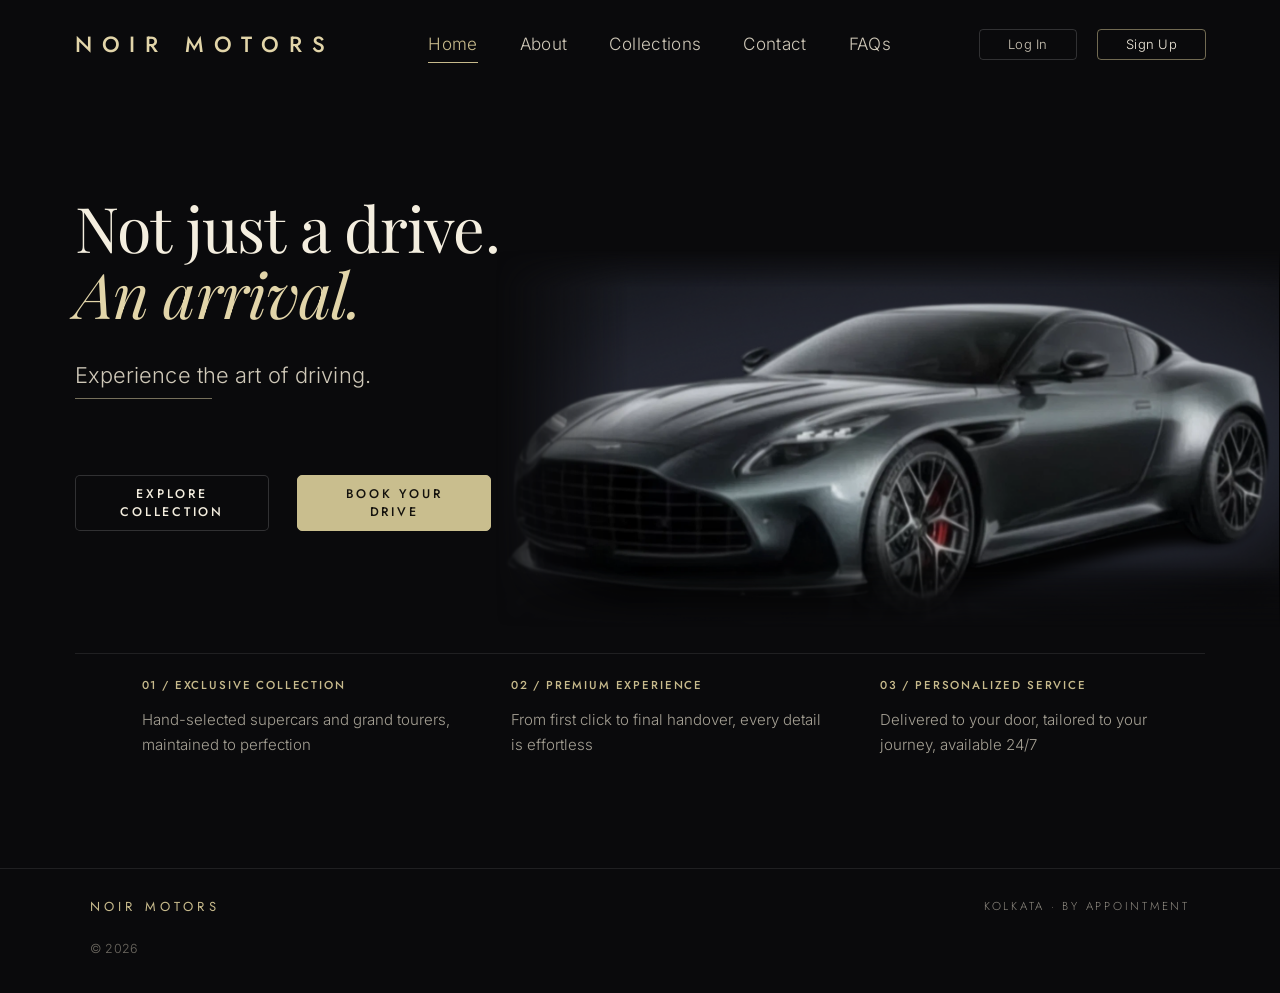
<file: index.html>
<!DOCTYPE html>
<html lang="en">
<head>
<meta charset="utf-8">
<meta name="viewport" content="width=device-width, initial-scale=1">
<meta name="theme-color" content="#0a0a0c">
<title>NOIR MOTORS — Not just a drive. An arrival.</title>
<meta name="description" content="NOIR MOTORS is a private collection of the world's finest cars. Supercars and grand tourers, maintained to showroom standard and delivered to your door in Kolkata.">
<link rel="stylesheet" href="css/fonts.css">
<link rel="stylesheet" href="css/styles.css">
</head>
<body>

<a class="skip-link" href="#main">Skip to content</a>

<header class="site-header" id="siteHeader">
  <div class="container site-header__inner">
    <a class="logo" href="index.html">Noir Motors</a>

    <nav class="nav" id="primaryNav" aria-label="Primary">
      <a href="index.html" class="is-active" aria-current="page">Home</a>
      <a href="about.html">About</a>
      <a href="collections.html">Collections</a>
      <a href="contact.html">Contact</a>
      <a href="faq.html">FAQs</a>
      <div class="nav__auth js-auth-area"></div>
    </nav>

    <div class="header-actions js-auth-area"></div>

    <button class="nav-toggle" id="navToggle" aria-label="Open menu" aria-expanded="false" aria-controls="primaryNav">
      <span></span><span></span><span></span>
    </button>
  </div>
</header>

<main id="main">

  <section class="hero">
    <div class="container">
      <div class="hero__copy">
        <h1 data-reveal>Not just a drive.<em>An arrival.</em></h1>

        <p class="hero__lede" data-reveal style="--reveal-delay:120ms">Experience the art of driving.</p>
        <hr class="rule" data-reveal style="--reveal-delay:180ms; margin-top:8px">

        <div class="hero__actions" data-reveal style="--reveal-delay:240ms">
          <a class="btn btn--lg btn--wipe" href="collections.html">Explore<br>Collection</a>
          <a class="btn btn--lg btn--gold btn--wipe" href="contact.html">Book your<br>drive</a>
        </div>
      </div>
    </div>

    <div class="hero__visual" aria-hidden="true">
      <img src="assets/hero-aston.png" alt="" width="882" height="424" fetchpriority="high">
    </div>
  </section>

  <section class="container">
    <div class="features">
      <div class="feature" data-reveal>
        <h3>01 / Exclusive Collection</h3>
        <p>Hand-selected supercars and grand tourers, maintained to perfection</p>
      </div>
      <div class="feature" data-reveal style="--reveal-delay:100ms">
        <h3>02 / Premium Experience</h3>
        <p>From first click to final handover, every detail is effortless</p>
      </div>
      <div class="feature" data-reveal style="--reveal-delay:200ms">
        <h3>03 / Personalized Service</h3>
        <p>Delivered to your door, tailored to your journey, available 24/7</p>
      </div>
    </div>
  </section>

</main>

<footer class="site-footer">
  <div class="container">
    <div class="site-footer__top">
      <a class="logo" href="index.html">Noir Motors</a>
      <p class="site-footer__place">Kolkata &middot; By Appointment</p>
    </div>
    <div class="site-footer__bottom">
      <p>&copy; 2026</p>
    </div>
  </div>
</footer>

<script src="js/main.js"></script>
</body>
</html>
</file>
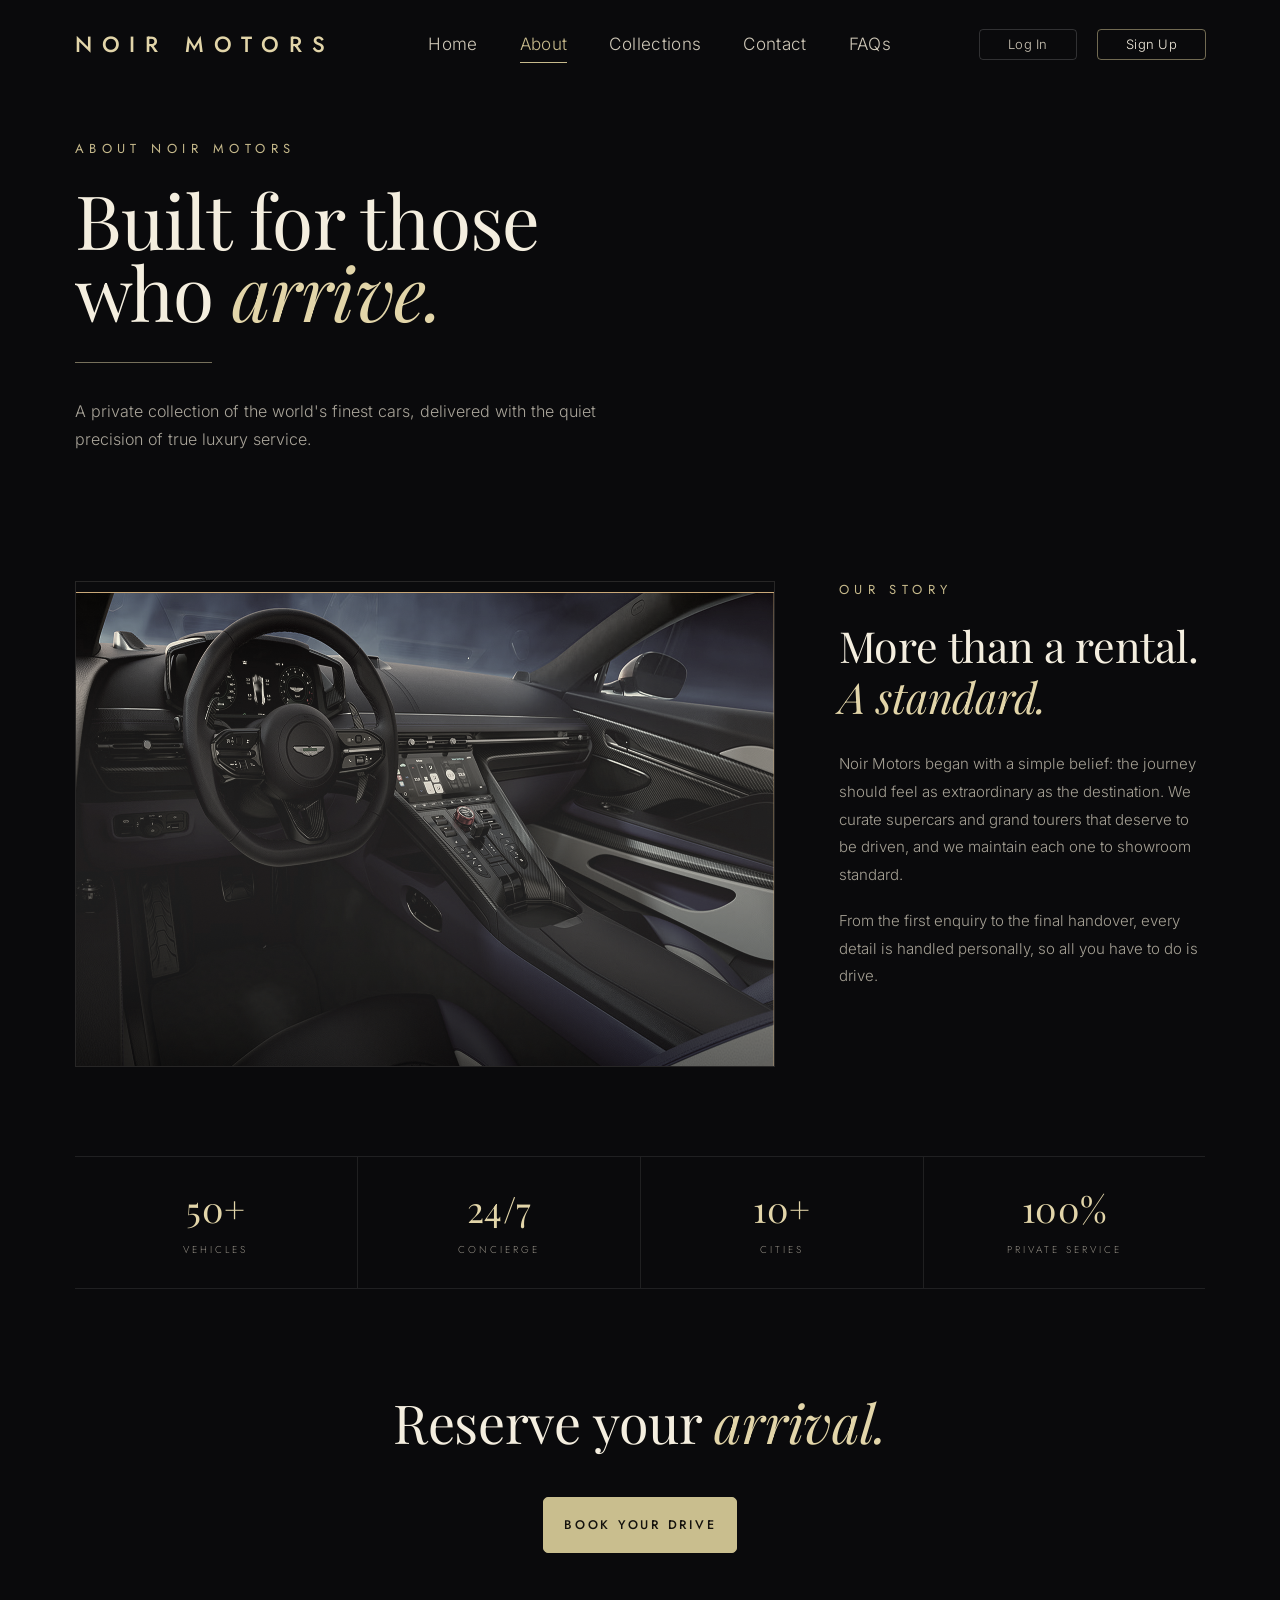
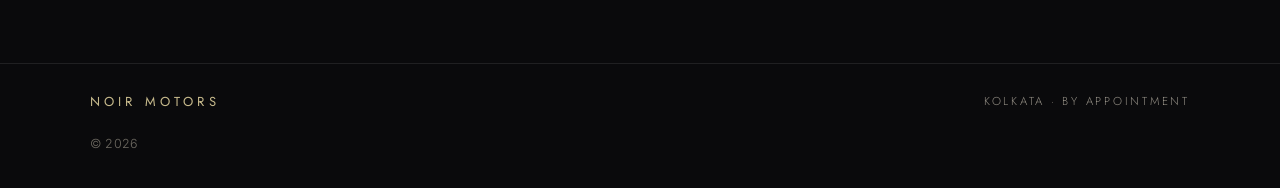
<file: about.html>
<!DOCTYPE html>
<html lang="en">
<head>
<meta charset="utf-8">
<meta name="viewport" content="width=device-width, initial-scale=1">
<meta name="theme-color" content="#0a0a0c">
<title>About — NOIR MOTORS</title>
<meta name="description" content="Noir Motors began with a simple belief: the journey should feel as extraordinary as the destination. A private collection of the world's finest cars.">
<link rel="stylesheet" href="css/fonts.css">
<link rel="stylesheet" href="css/styles.css">
</head>
<body>

<a class="skip-link" href="#main">Skip to content</a>

<header class="site-header" id="siteHeader">
  <div class="container site-header__inner">
    <a class="logo" href="index.html">Noir Motors</a>

    <nav class="nav" id="primaryNav" aria-label="Primary">
      <a href="index.html">Home</a>
      <a href="about.html" class="is-active" aria-current="page">About</a>
      <a href="collections.html">Collections</a>
      <a href="contact.html">Contact</a>
      <a href="faq.html">FAQs</a>
      <div class="nav__auth js-auth-area"></div>
    </nav>

    <div class="header-actions js-auth-area"></div>

    <button class="nav-toggle" id="navToggle" aria-label="Open menu" aria-expanded="false" aria-controls="primaryNav">
      <span></span><span></span><span></span>
    </button>
  </div>
</header>

<main id="main">

  <section class="page-hero page-hero--statement">
    <div class="container">
      <span class="eyebrow" data-reveal>About Noir Motors</span>
      <h1 data-reveal style="--reveal-delay:80ms">Built for those<br>who <em>arrive.</em></h1>
      <hr class="rule" data-reveal style="--reveal-delay:140ms">
      <p class="lede" data-reveal style="--reveal-delay:180ms">A private collection of the world's finest cars, delivered with the quiet precision of true luxury service.</p>
    </div>
  </section>

  <section class="container">
    <div class="story">
      <figure class="story__media" data-reveal>
        <img src="assets/about-interior.png" alt="Interior of a luxury grand tourer, viewed from the driver's seat" width="698" height="484" loading="lazy">
      </figure>

      <div class="story__body" data-reveal style="--reveal-delay:120ms">
        <span class="eyebrow">Our Story</span>
        <h2>More than a rental.<br><em>A standard.</em></h2>

        <div class="story__text">
          <p>Noir Motors began with a simple belief: the journey should feel as extraordinary as the destination. We curate supercars and grand tourers that deserve to be driven, and we maintain each one to showroom standard.</p>
          <p>From the first enquiry to the final handover, every detail is handled personally, so all you have to do is drive.</p>
        </div>
      </div>
    </div>

    <div class="stats" data-reveal>
      <div class="stat">
        <div class="stat__num">50+</div>
        <div class="stat__label">Vehicles</div>
      </div>
      <div class="stat">
        <div class="stat__num">24/7</div>
        <div class="stat__label">Concierge</div>
      </div>
      <div class="stat">
        <div class="stat__num">10+</div>
        <div class="stat__label">Cities</div>
      </div>
      <div class="stat">
        <div class="stat__num">100%</div>
        <div class="stat__label">Private Service</div>
      </div>
    </div>

    <div class="cta">
      <h2 data-reveal>Reserve your <em>arrival.</em></h2>
      <a class="btn btn--lg btn--gold" href="contact.html" data-reveal style="--reveal-delay:100ms">Book Your Drive</a>
    </div>
  </section>

</main>

<footer class="site-footer">
  <div class="container">
    <div class="site-footer__top">
      <a class="logo" href="index.html">Noir Motors</a>
      <p class="site-footer__place">Kolkata &middot; By Appointment</p>
    </div>
    <div class="site-footer__bottom">
      <p>&copy; 2026</p>
    </div>
  </div>
</footer>

<script src="js/main.js"></script>
</body>
</html>
</file>
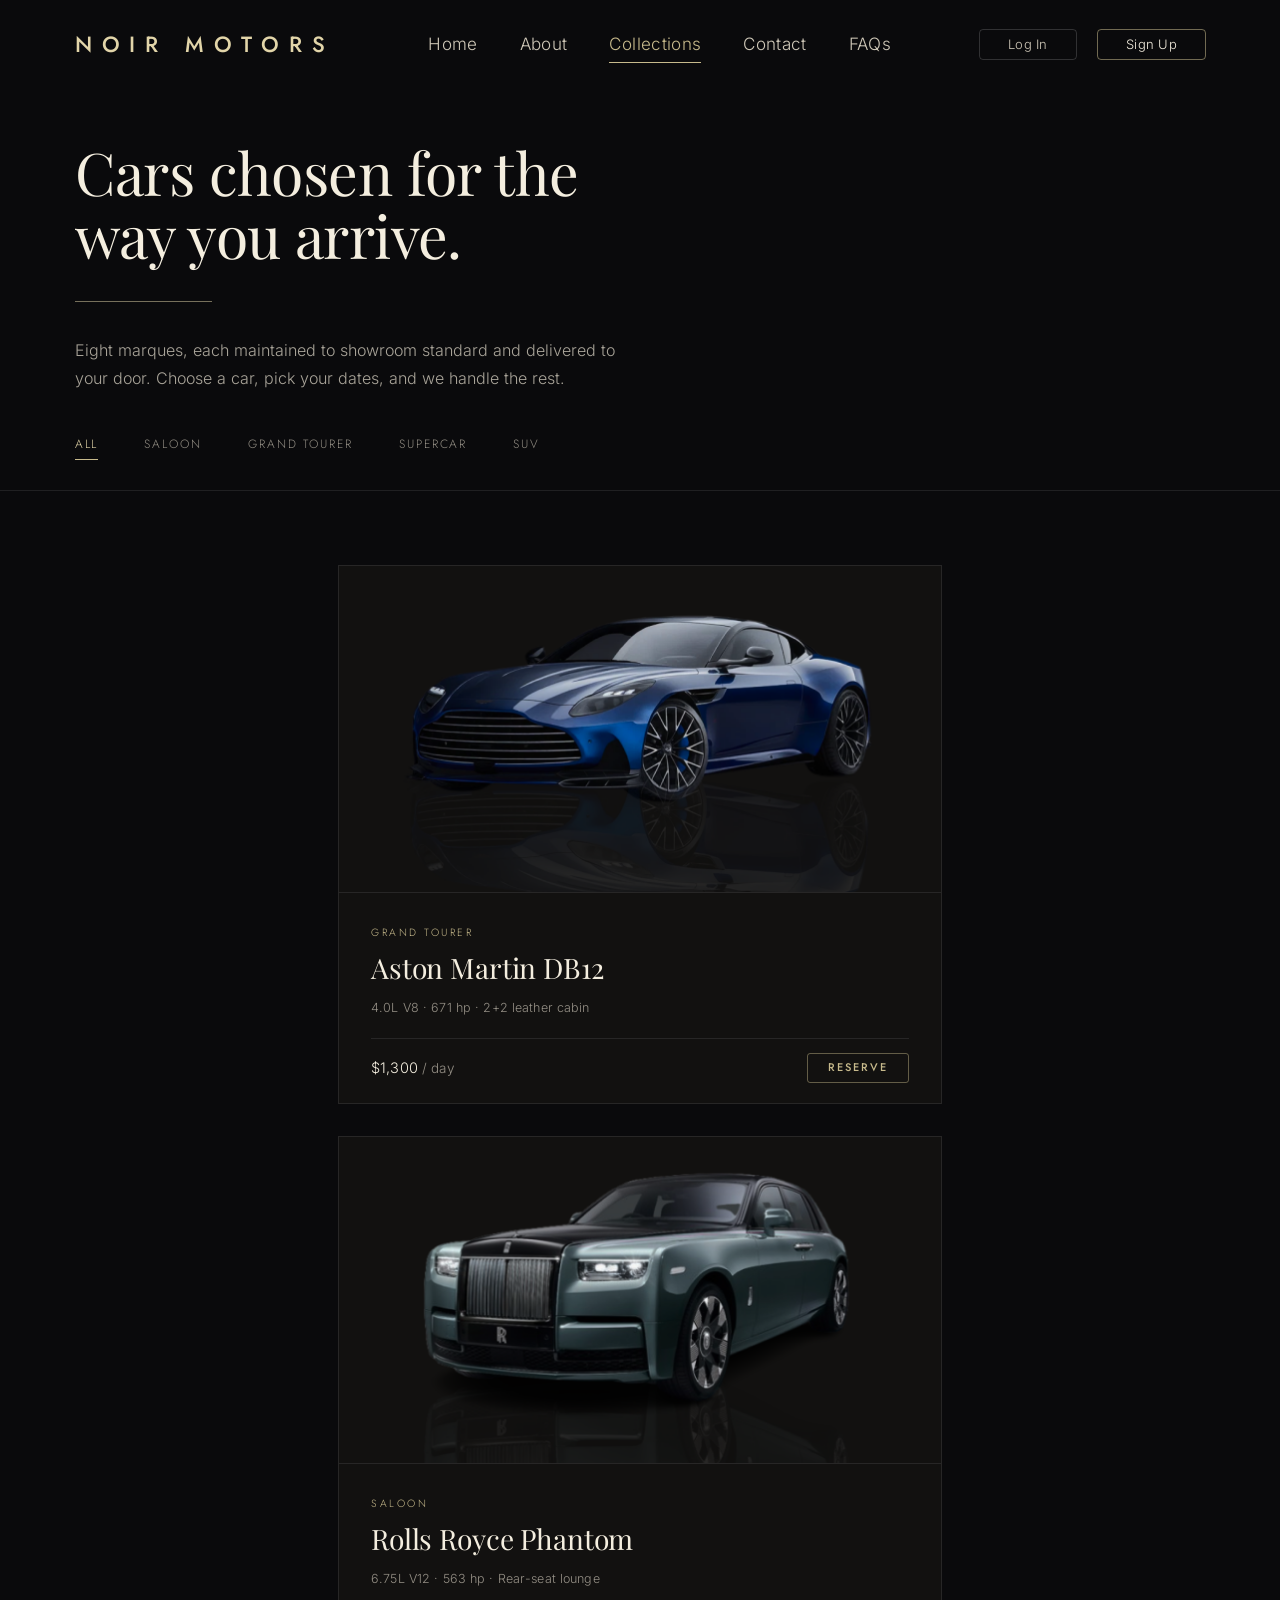
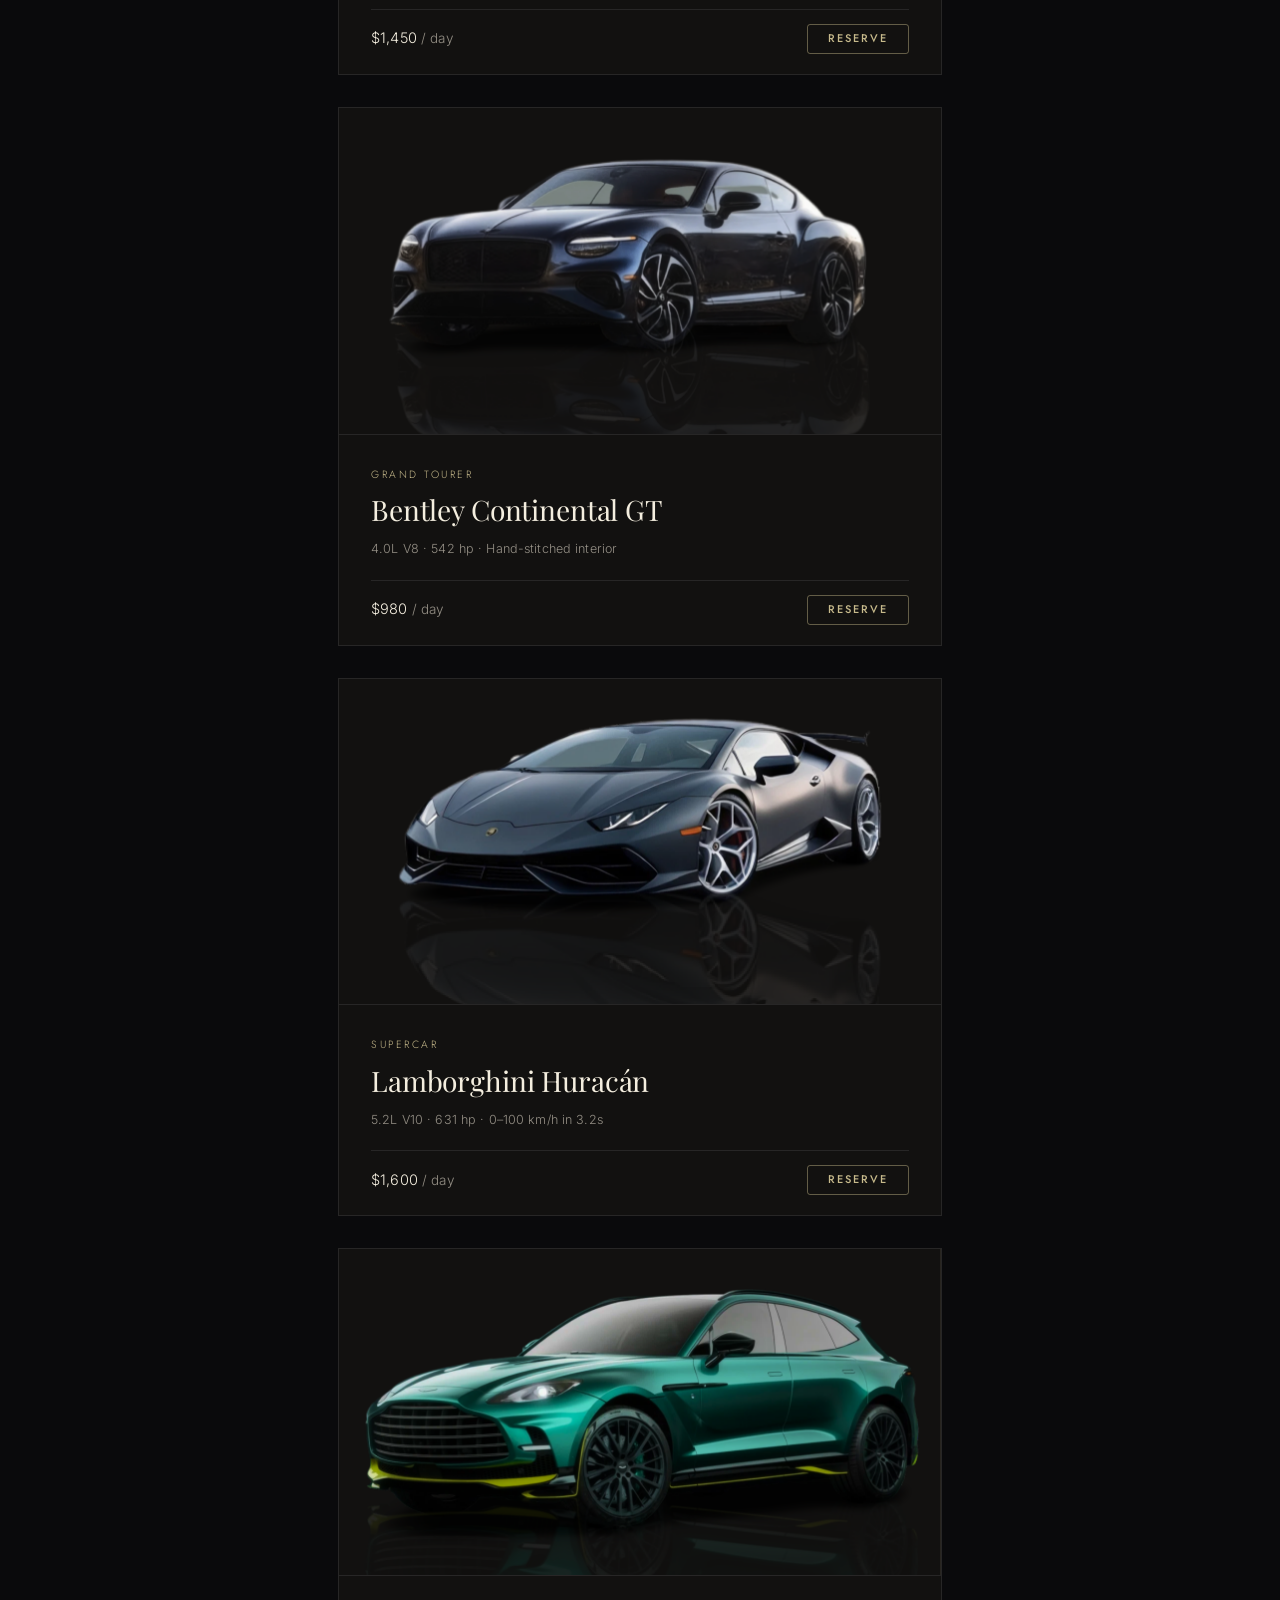
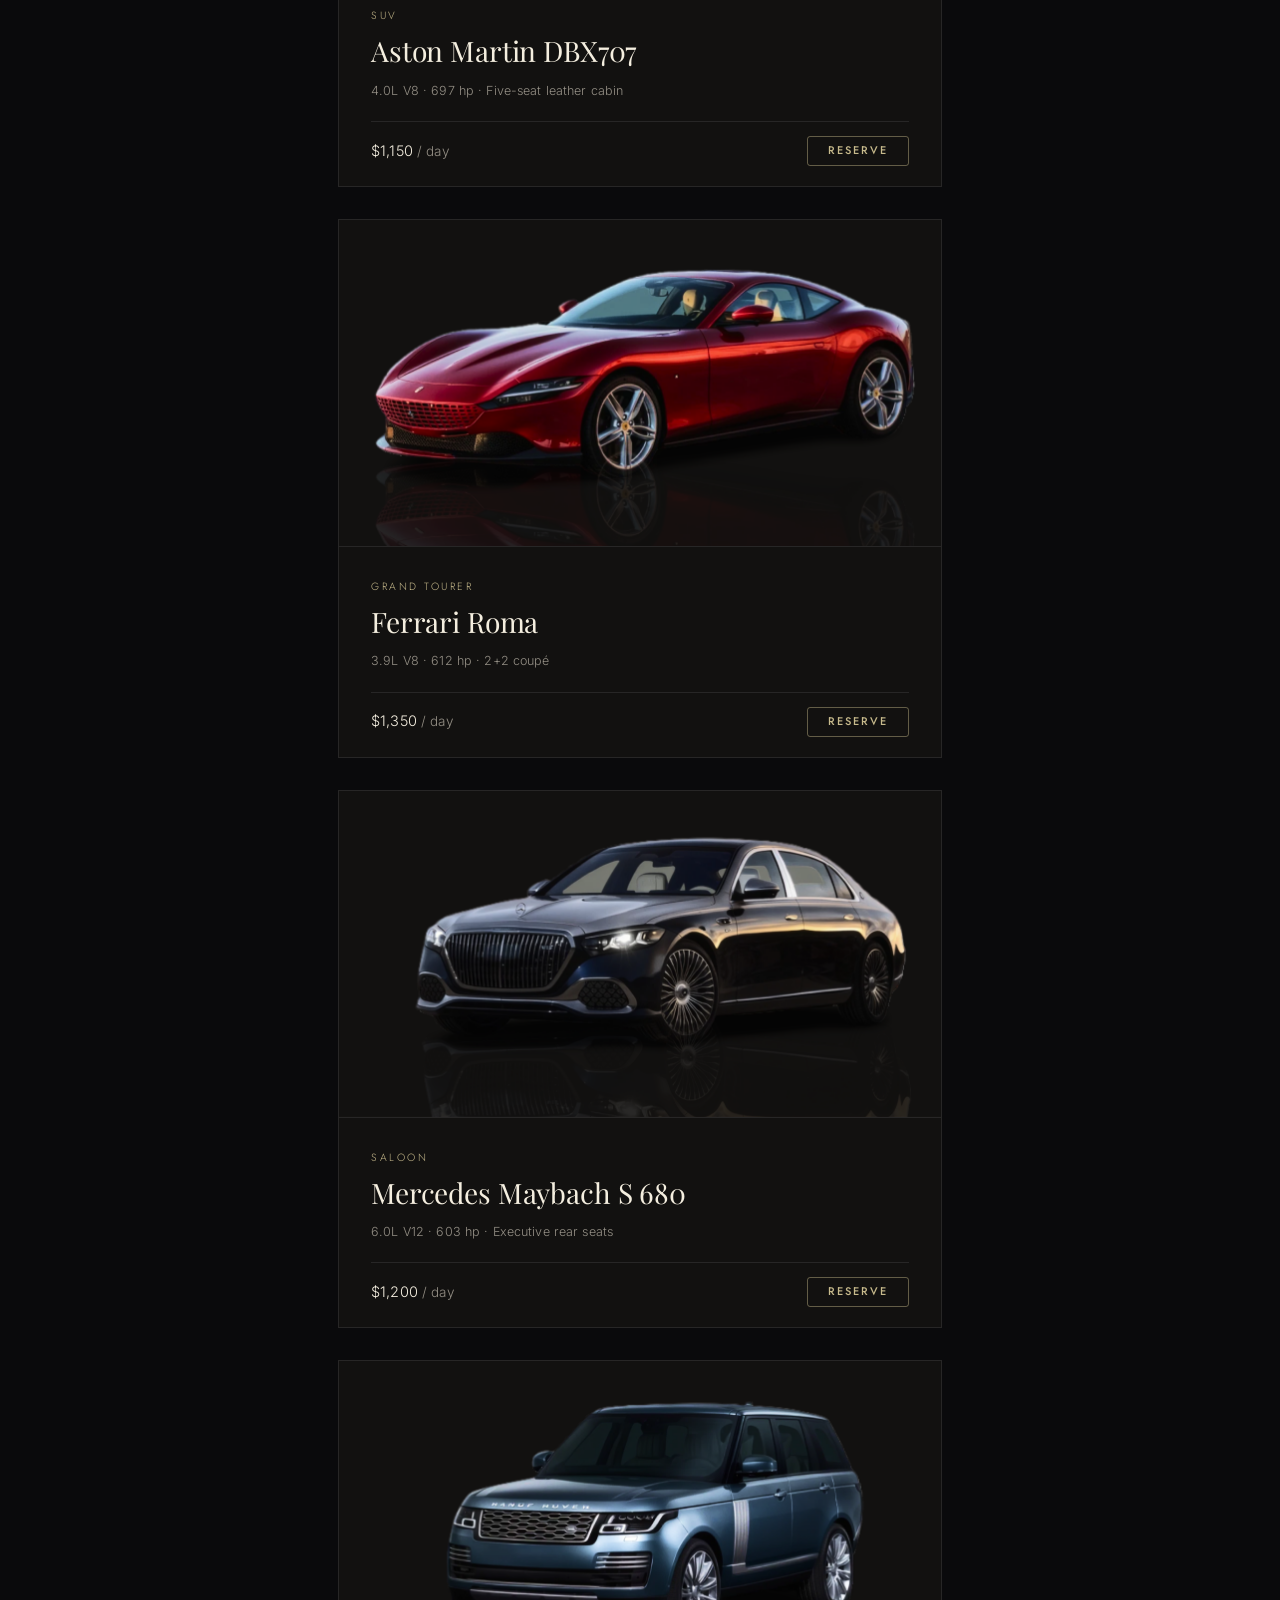
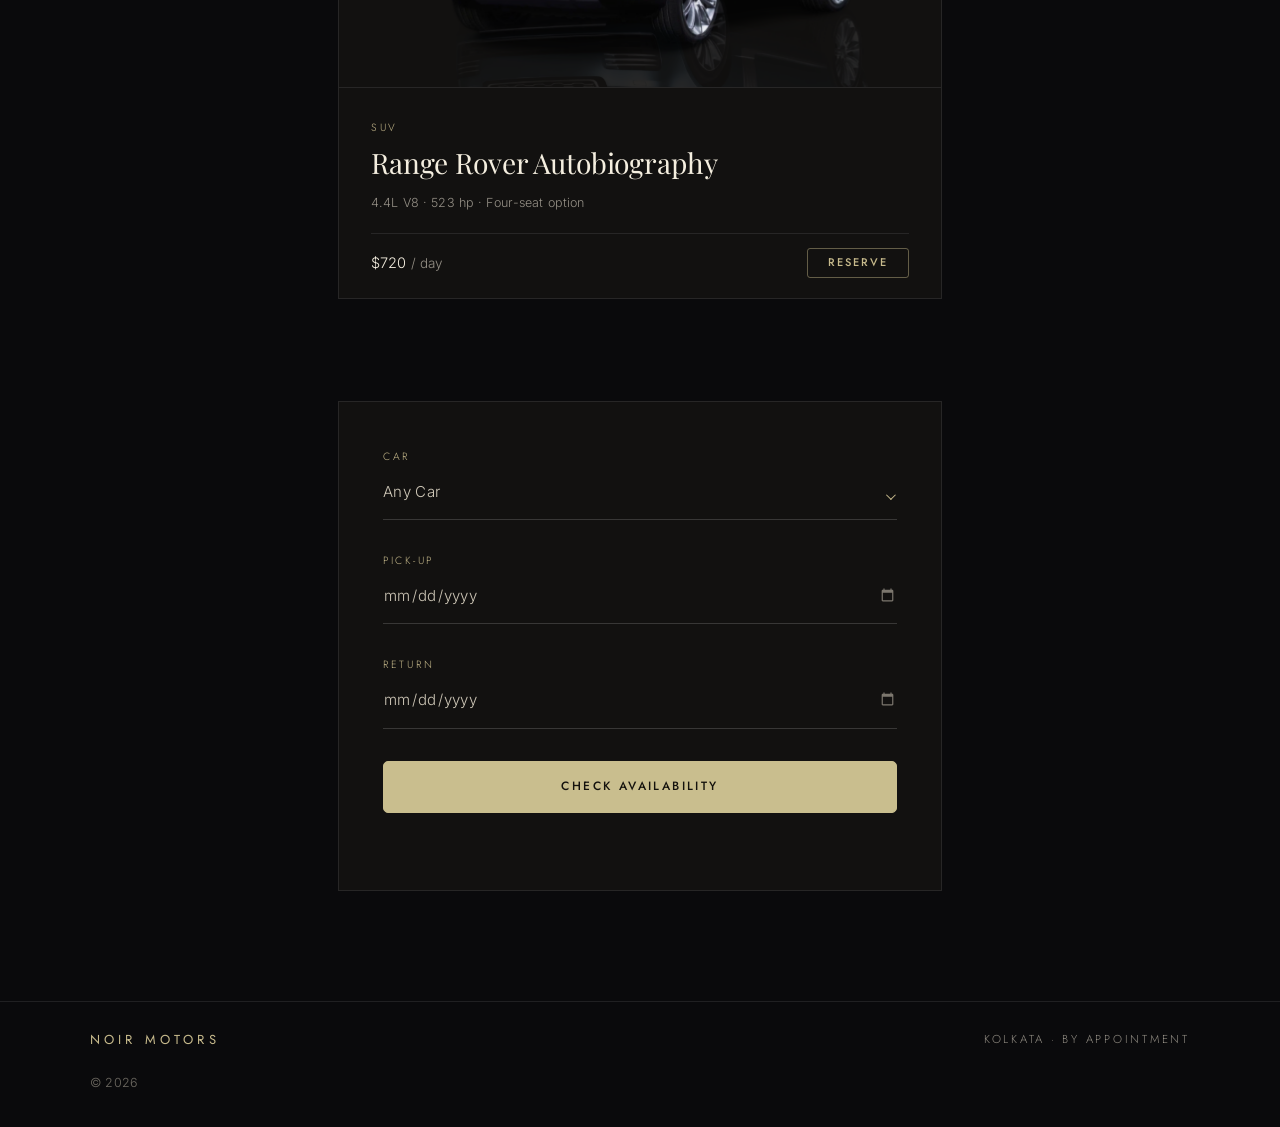
<file: collections.html>
<!DOCTYPE html>
<html lang="en">
<head>
<meta charset="utf-8">
<meta name="viewport" content="width=device-width, initial-scale=1">
<meta name="theme-color" content="#0a0a0c">
<title>Collections — NOIR MOTORS</title>
<meta name="description" content="Eight marques, each maintained to showroom standard and delivered to your door. Choose a car, pick your dates, and we handle the rest.">
<link rel="stylesheet" href="css/fonts.css">
<link rel="stylesheet" href="css/styles.css">
</head>
<body>

<a class="skip-link" href="#main">Skip to content</a>

<header class="site-header" id="siteHeader">
  <div class="container site-header__inner">
    <a class="logo" href="index.html">Noir Motors</a>

    <nav class="nav" id="primaryNav" aria-label="Primary">
      <a href="index.html">Home</a>
      <a href="about.html">About</a>
      <a href="collections.html" class="is-active" aria-current="page">Collections</a>
      <a href="contact.html">Contact</a>
      <a href="faq.html">FAQs</a>
      <div class="nav__auth js-auth-area"></div>
    </nav>

    <div class="header-actions js-auth-area"></div>

    <button class="nav-toggle" id="navToggle" aria-label="Open menu" aria-expanded="false" aria-controls="primaryNav">
      <span></span><span></span><span></span>
    </button>
  </div>
</header>

<main id="main">

  <section class="page-hero">
    <div class="container">
      <h1 data-reveal>Cars chosen for the<br>way you arrive.</h1>
      <hr class="rule" data-reveal style="--reveal-delay:80ms">
      <p class="lede" data-reveal style="--reveal-delay:120ms">Eight marques, each maintained to showroom standard and delivered to your door. Choose a car, pick your dates, and we handle the rest.</p>
    </div>
  </section>

  <div class="filters-band">
    <div class="container">
      <div class="filters" role="tablist" aria-label="Filter by body style">
        <button class="filter is-active" data-filter="all" role="tab" aria-selected="true">All</button>
        <button class="filter" data-filter="saloon" role="tab" aria-selected="false">Saloon</button>
        <button class="filter" data-filter="gt" role="tab" aria-selected="false">Grand Tourer</button>
        <button class="filter" data-filter="supercar" role="tab" aria-selected="false">Supercar</button>
        <button class="filter" data-filter="suv" role="tab" aria-selected="false">SUV</button>
      </div>
    </div>
  </div>

  <section class="container">
    <div class="cars" id="cars">

      <article class="car-card" data-cat="gt" data-reveal>
        <div class="car-card__media">
          <img src="assets/car-db12.png" alt="Aston Martin DB12 in deep blue" width="604" height="328" loading="lazy">
        </div>
        <div class="car-card__body">
          <span class="car-card__cat">Grand Tourer</span>
          <h3 class="car-card__name">Aston Martin DB12</h3>
          <p class="car-card__meta">4.0L V8 &middot; 671 hp &middot; 2+2 leather cabin</p>
          <hr class="car-card__rule">
          <div class="car-card__foot">
            <p class="car-card__price">$1,300 <span>/ day</span></p>
            <a class="btn btn--outline-gold" href="contact.html?vehicle=Aston%20Martin%20DB12">Reserve</a>
          </div>
        </div>
      </article>

      <article class="car-card" data-cat="saloon" data-reveal>
        <div class="car-card__media">
          <img src="assets/car-phantom.png" alt="Rolls-Royce Phantom in deep green" width="604" height="328" loading="lazy">
        </div>
        <div class="car-card__body">
          <span class="car-card__cat">Saloon</span>
          <h3 class="car-card__name">Rolls Royce Phantom</h3>
          <p class="car-card__meta">6.75L V12 &middot; 563 hp &middot; Rear-seat lounge</p>
          <hr class="car-card__rule">
          <div class="car-card__foot">
            <p class="car-card__price">$1,450 <span>/ day</span></p>
            <a class="btn btn--outline-gold" href="contact.html?vehicle=Rolls%20Royce%20Phantom">Reserve</a>
          </div>
        </div>
      </article>

      <article class="car-card" data-cat="gt" data-reveal>
        <div class="car-card__media">
          <img src="assets/car-continental.png" alt="Bentley Continental GT" width="604" height="328" loading="lazy">
        </div>
        <div class="car-card__body">
          <span class="car-card__cat">Grand Tourer</span>
          <h3 class="car-card__name">Bentley Continental GT</h3>
          <p class="car-card__meta">4.0L V8 &middot; 542 hp &middot; Hand-stitched interior</p>
          <hr class="car-card__rule">
          <div class="car-card__foot">
            <p class="car-card__price">$980 <span>/ day</span></p>
            <a class="btn btn--outline-gold" href="contact.html?vehicle=Bentley%20Continental%20GT">Reserve</a>
          </div>
        </div>
      </article>

      <article class="car-card" data-cat="supercar" data-reveal>
        <div class="car-card__media">
          <img src="assets/car-huracan.png" alt="Lamborghini Huracán" width="604" height="328" loading="lazy">
        </div>
        <div class="car-card__body">
          <span class="car-card__cat">Supercar</span>
          <h3 class="car-card__name">Lamborghini Hurac&aacute;n</h3>
          <p class="car-card__meta">5.2L V10 &middot; 631 hp &middot; 0&ndash;100 km/h in 3.2s</p>
          <hr class="car-card__rule">
          <div class="car-card__foot">
            <p class="car-card__price">$1,600 <span>/ day</span></p>
            <a class="btn btn--outline-gold" href="contact.html?vehicle=Lamborghini%20Hurac%C3%A1n">Reserve</a>
          </div>
        </div>
      </article>

      <article class="car-card" data-cat="suv" data-reveal>
        <div class="car-card__media">
          <img src="assets/car-dbx707.png" alt="Aston Martin DBX707 in racing green" width="604" height="328" loading="lazy">
        </div>
        <div class="car-card__body">
          <span class="car-card__cat">SUV</span>
          <h3 class="car-card__name">Aston Martin DBX707</h3>
          <p class="car-card__meta">4.0L V8 &middot; 697 hp &middot; Five-seat leather cabin</p>
          <hr class="car-card__rule">
          <div class="car-card__foot">
            <p class="car-card__price">$1,150 <span>/ day</span></p>
            <a class="btn btn--outline-gold" href="contact.html?vehicle=Aston%20Martin%20DBX707">Reserve</a>
          </div>
        </div>
      </article>

      <article class="car-card" data-cat="gt" data-reveal>
        <div class="car-card__media">
          <img src="assets/car-roma.png" alt="Ferrari Roma in red" width="604" height="328" loading="lazy">
        </div>
        <div class="car-card__body">
          <span class="car-card__cat">Grand Tourer</span>
          <h3 class="car-card__name">Ferrari Roma</h3>
          <p class="car-card__meta">3.9L V8 &middot; 612 hp &middot; 2+2 coup&eacute;</p>
          <hr class="car-card__rule">
          <div class="car-card__foot">
            <p class="car-card__price">$1,350 <span>/ day</span></p>
            <a class="btn btn--outline-gold" href="contact.html?vehicle=Ferrari%20Roma">Reserve</a>
          </div>
        </div>
      </article>

      <article class="car-card" data-cat="saloon" data-reveal>
        <div class="car-card__media">
          <img src="assets/car-maybach.png" alt="Mercedes-Maybach S 680" width="604" height="328" loading="lazy">
        </div>
        <div class="car-card__body">
          <span class="car-card__cat">Saloon</span>
          <h3 class="car-card__name">Mercedes Maybach S 680</h3>
          <p class="car-card__meta">6.0L V12 &middot; 603 hp &middot; Executive rear seats</p>
          <hr class="car-card__rule">
          <div class="car-card__foot">
            <p class="car-card__price">$1,200 <span>/ day</span></p>
            <a class="btn btn--outline-gold" href="contact.html?vehicle=Mercedes%20Maybach%20S%20680">Reserve</a>
          </div>
        </div>
      </article>

      <article class="car-card" data-cat="suv" data-reveal>
        <div class="car-card__media">
          <img src="assets/car-range-rover.png" alt="Range Rover Autobiography in blue" width="604" height="328" loading="lazy">
        </div>
        <div class="car-card__body">
          <span class="car-card__cat">SUV</span>
          <h3 class="car-card__name">Range Rover Autobiography</h3>
          <p class="car-card__meta">4.4L V8 &middot; 523 hp &middot; Four-seat option</p>
          <hr class="car-card__rule">
          <div class="car-card__foot">
            <p class="car-card__price">$720 <span>/ day</span></p>
            <a class="btn btn--outline-gold" href="contact.html?vehicle=Range%20Rover%20Autobiography">Reserve</a>
          </div>
        </div>
      </article>

    </div>

    <form class="booking" id="bookingForm" novalidate data-reveal>
      <div class="field field--select">
        <label for="booking-car">Car</label>
        <select id="booking-car" name="car" required>
          <option value="">Any Car</option>
          <option>Aston Martin DB12</option>
          <option>Rolls Royce Phantom</option>
          <option>Bentley Continental GT</option>
          <option>Lamborghini Hurac&aacute;n</option>
          <option>Aston Martin DBX707</option>
          <option>Ferrari Roma</option>
          <option>Mercedes Maybach S 680</option>
          <option>Range Rover Autobiography</option>
        </select>
      </div>

      <div class="field field--date">
        <label for="booking-pickup">Pick-up</label>
        <input type="date" id="booking-pickup" name="pickup" required>
      </div>

      <div class="field field--date">
        <label for="booking-return">Return</label>
        <input type="date" id="booking-return" name="return" required>
      </div>

      <button class="btn btn--gold btn--block" type="submit" style="margin-top:32px; height:52px">Check Availability</button>
      <p class="form-note" id="bookingNote" role="status" aria-live="polite"></p>
    </form>
  </section>

</main>

<footer class="site-footer">
  <div class="container">
    <div class="site-footer__top">
      <a class="logo" href="index.html">Noir Motors</a>
      <p class="site-footer__place">Kolkata &middot; By Appointment</p>
    </div>
    <div class="site-footer__bottom">
      <p>&copy; 2026</p>
    </div>
  </div>
</footer>

<script src="js/main.js"></script>
</body>
</html>
</file>
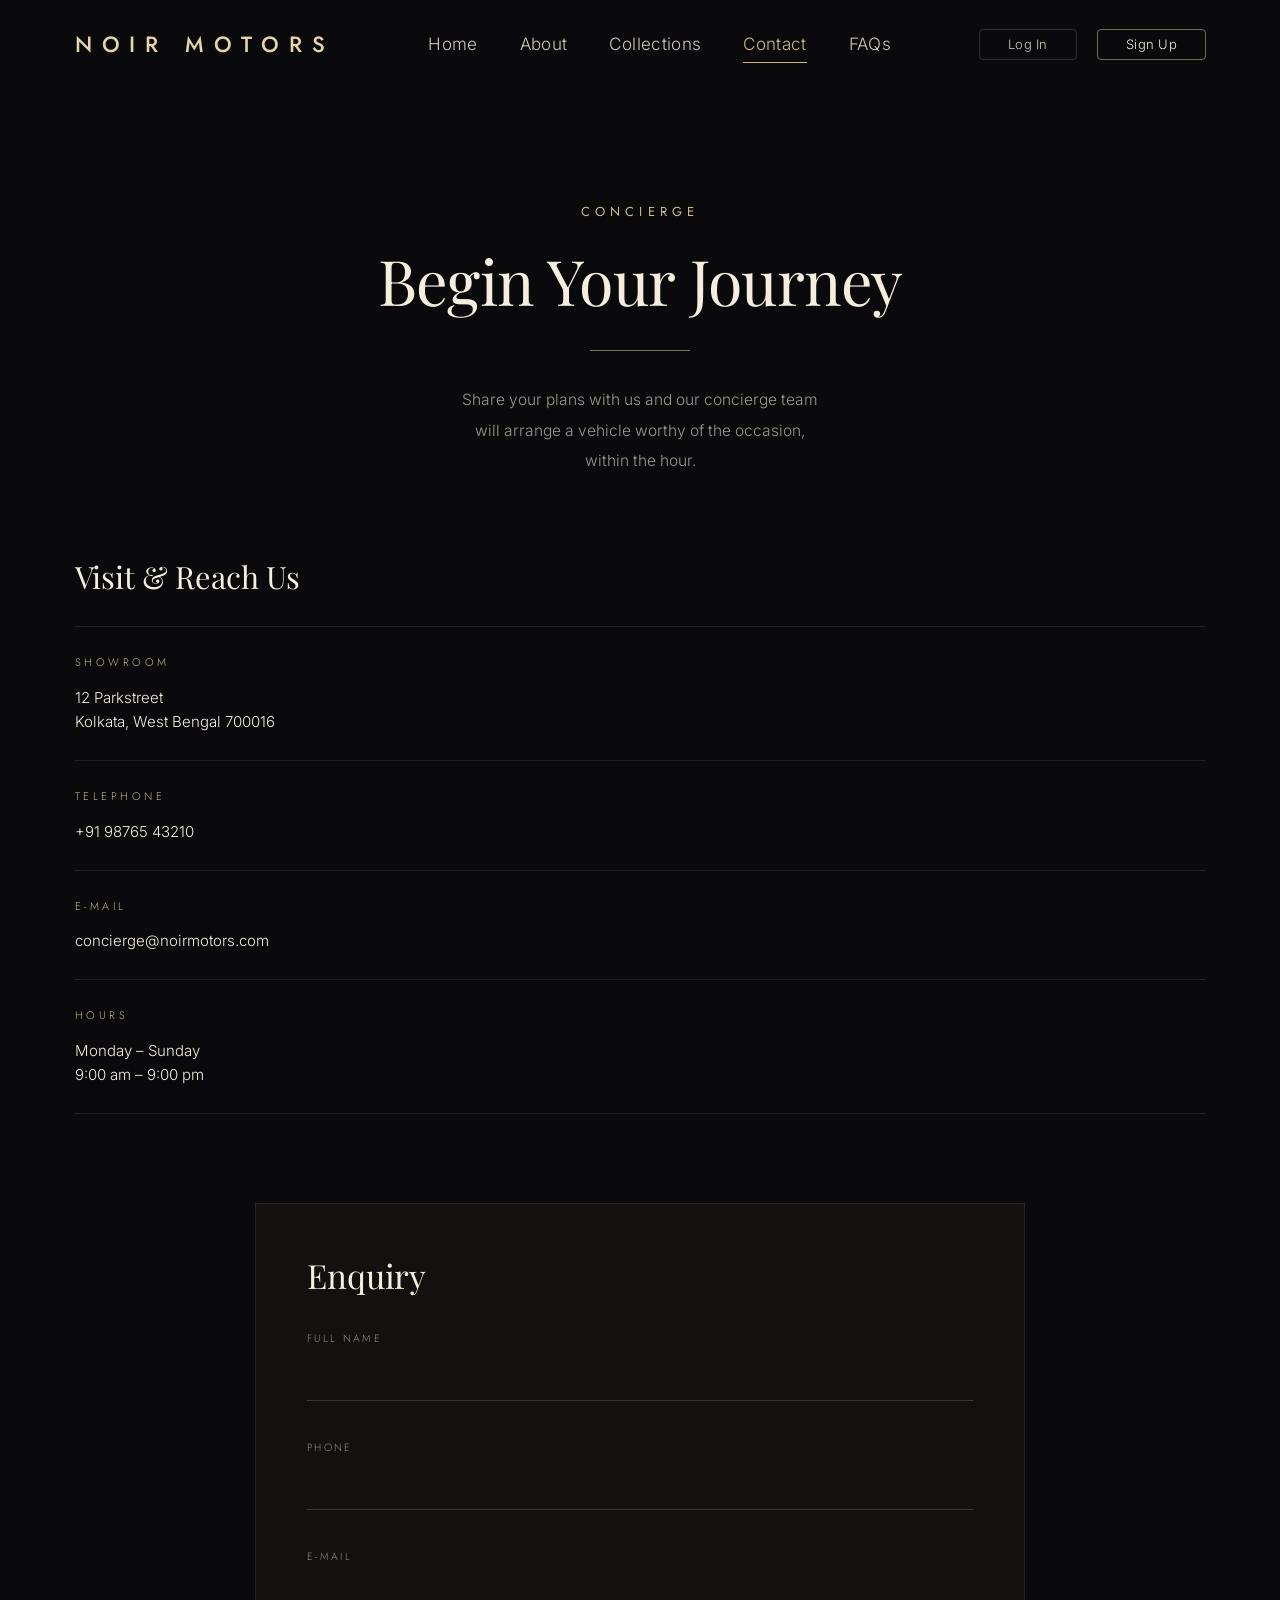
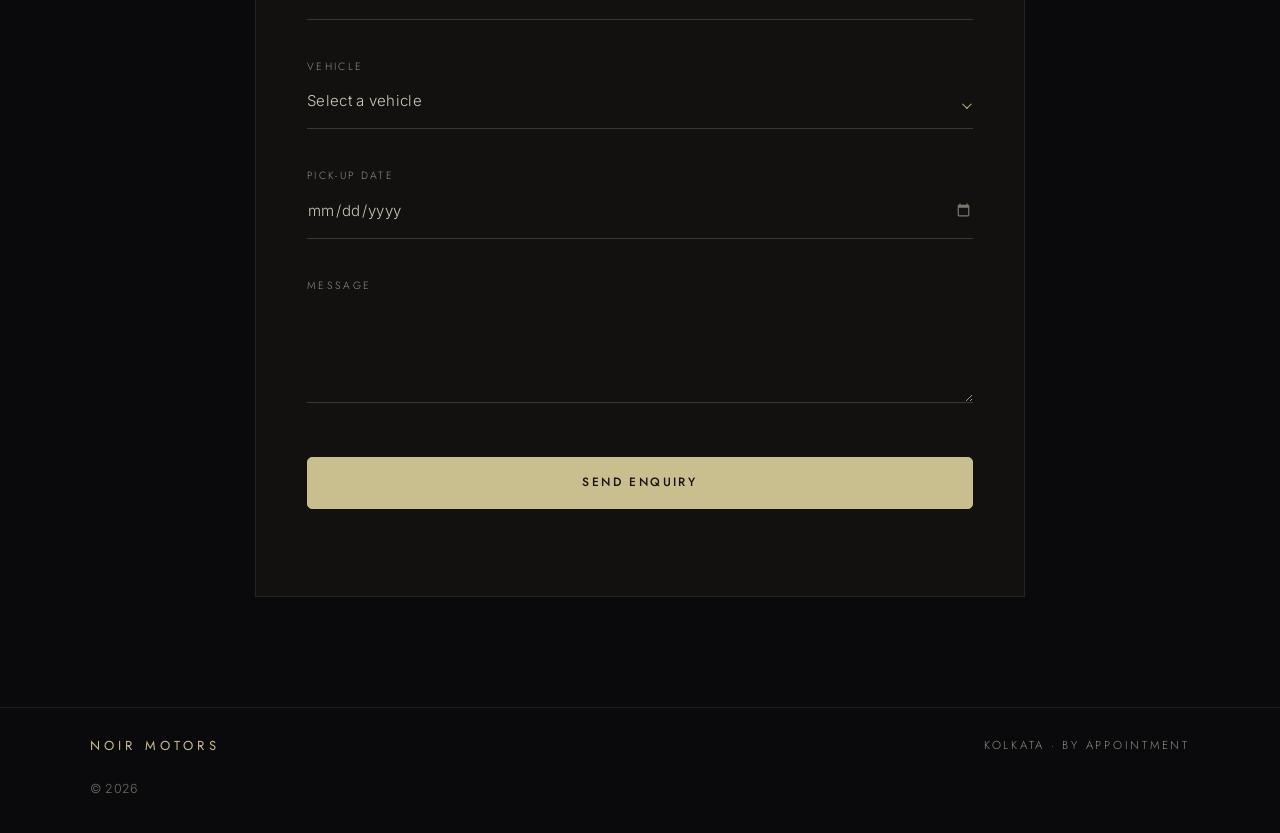
<file: contact.html>
<!DOCTYPE html>
<html lang="en">
<head>
<meta charset="utf-8">
<meta name="viewport" content="width=device-width, initial-scale=1">
<meta name="theme-color" content="#0a0a0c">
<title>Contact — NOIR MOTORS</title>
<meta name="description" content="Share your plans with us and our concierge team will arrange a vehicle worthy of the occasion, within the hour.">
<link rel="stylesheet" href="css/fonts.css">
<link rel="stylesheet" href="css/styles.css">
</head>
<body>

<a class="skip-link" href="#main">Skip to content</a>

<header class="site-header" id="siteHeader">
  <div class="container site-header__inner">
    <a class="logo" href="index.html">Noir Motors</a>

    <nav class="nav" id="primaryNav" aria-label="Primary">
      <a href="index.html">Home</a>
      <a href="about.html">About</a>
      <a href="collections.html">Collections</a>
      <a href="contact.html" class="is-active" aria-current="page">Contact</a>
      <a href="faq.html">FAQs</a>
      <div class="nav__auth js-auth-area"></div>
    </nav>

    <div class="header-actions js-auth-area"></div>

    <button class="nav-toggle" id="navToggle" aria-label="Open menu" aria-expanded="false" aria-controls="primaryNav">
      <span></span><span></span><span></span>
    </button>
  </div>
</header>

<main id="main">

  <section class="page-hero page-hero--center">
    <div class="container">
      <span class="eyebrow" data-reveal>Concierge</span>
      <h1 data-reveal style="--reveal-delay:80ms">Begin Your Journey</h1>
      <hr class="rule" data-reveal style="--reveal-delay:140ms">
      <p class="lede" data-reveal style="--reveal-delay:180ms">Share your plans with us and our concierge team will arrange a vehicle worthy of the occasion, within the hour.</p>
    </div>
  </section>

  <section class="container">
    <div class="contact-body">
      <h2 data-reveal>Visit &amp; Reach Us</h2>

      <dl class="detail-list" data-reveal style="--reveal-delay:80ms">
        <div class="detail">
          <dt>Showroom</dt>
          <dd>12 Parkstreet<br>Kolkata, West Bengal 700016</dd>
        </div>
        <div class="detail">
          <dt>Telephone</dt>
          <dd><a href="tel:+919876543210">+91 98765 43210</a></dd>
        </div>
        <div class="detail">
          <dt>E-mail</dt>
          <dd><a href="mailto:concierge@noirmotors.com">concierge@noirmotors.com</a></dd>
        </div>
        <div class="detail">
          <dt>Hours</dt>
          <dd>Monday &ndash; Sunday<br>9:00 am &ndash; 9:00 pm</dd>
        </div>
      </dl>

      <form class="enquiry" id="enquiryForm" novalidate data-reveal>
        <h2>Enquiry</h2>

        <div class="field">
          <label for="fullname">Full Name</label>
          <input type="text" id="fullname" name="fullname" autocomplete="name" required>
        </div>

        <div class="field">
          <label for="phone">Phone</label>
          <input type="tel" id="phone" name="phone" autocomplete="tel" inputmode="tel" required>
        </div>

        <div class="field">
          <label for="email">E-mail</label>
          <input type="email" id="email" name="email" autocomplete="email" required>
        </div>

        <div class="field field--select">
          <label for="vehicle">Vehicle</label>
          <select id="vehicle" name="vehicle">
            <option value="">Select a vehicle</option>
            <option>Aston Martin DB12</option>
            <option>Rolls Royce Phantom</option>
            <option>Bentley Continental GT</option>
            <option>Lamborghini Hurac&aacute;n</option>
            <option>Aston Martin DBX707</option>
            <option>Ferrari Roma</option>
            <option>Mercedes Maybach S 680</option>
            <option>Range Rover Autobiography</option>
          </select>
        </div>

        <div class="field field--date">
          <label for="pickup">Pick-up Date</label>
          <input type="date" id="pickup" name="pickup">
        </div>

        <div class="field">
          <label for="message">Message</label>
          <textarea id="message" name="message" rows="3"></textarea>
        </div>

        <button class="btn btn--gold btn--block" type="submit">Send Enquiry</button>
        <p class="form-note" id="enquiryNote" role="status" aria-live="polite"></p>
      </form>
    </div>
  </section>

</main>

<footer class="site-footer">
  <div class="container">
    <div class="site-footer__top">
      <a class="logo" href="index.html">Noir Motors</a>
      <p class="site-footer__place">Kolkata &middot; By Appointment</p>
    </div>
    <div class="site-footer__bottom">
      <p>&copy; 2026</p>
    </div>
  </div>
</footer>

<script src="js/main.js"></script>
</body>
</html>
</file>
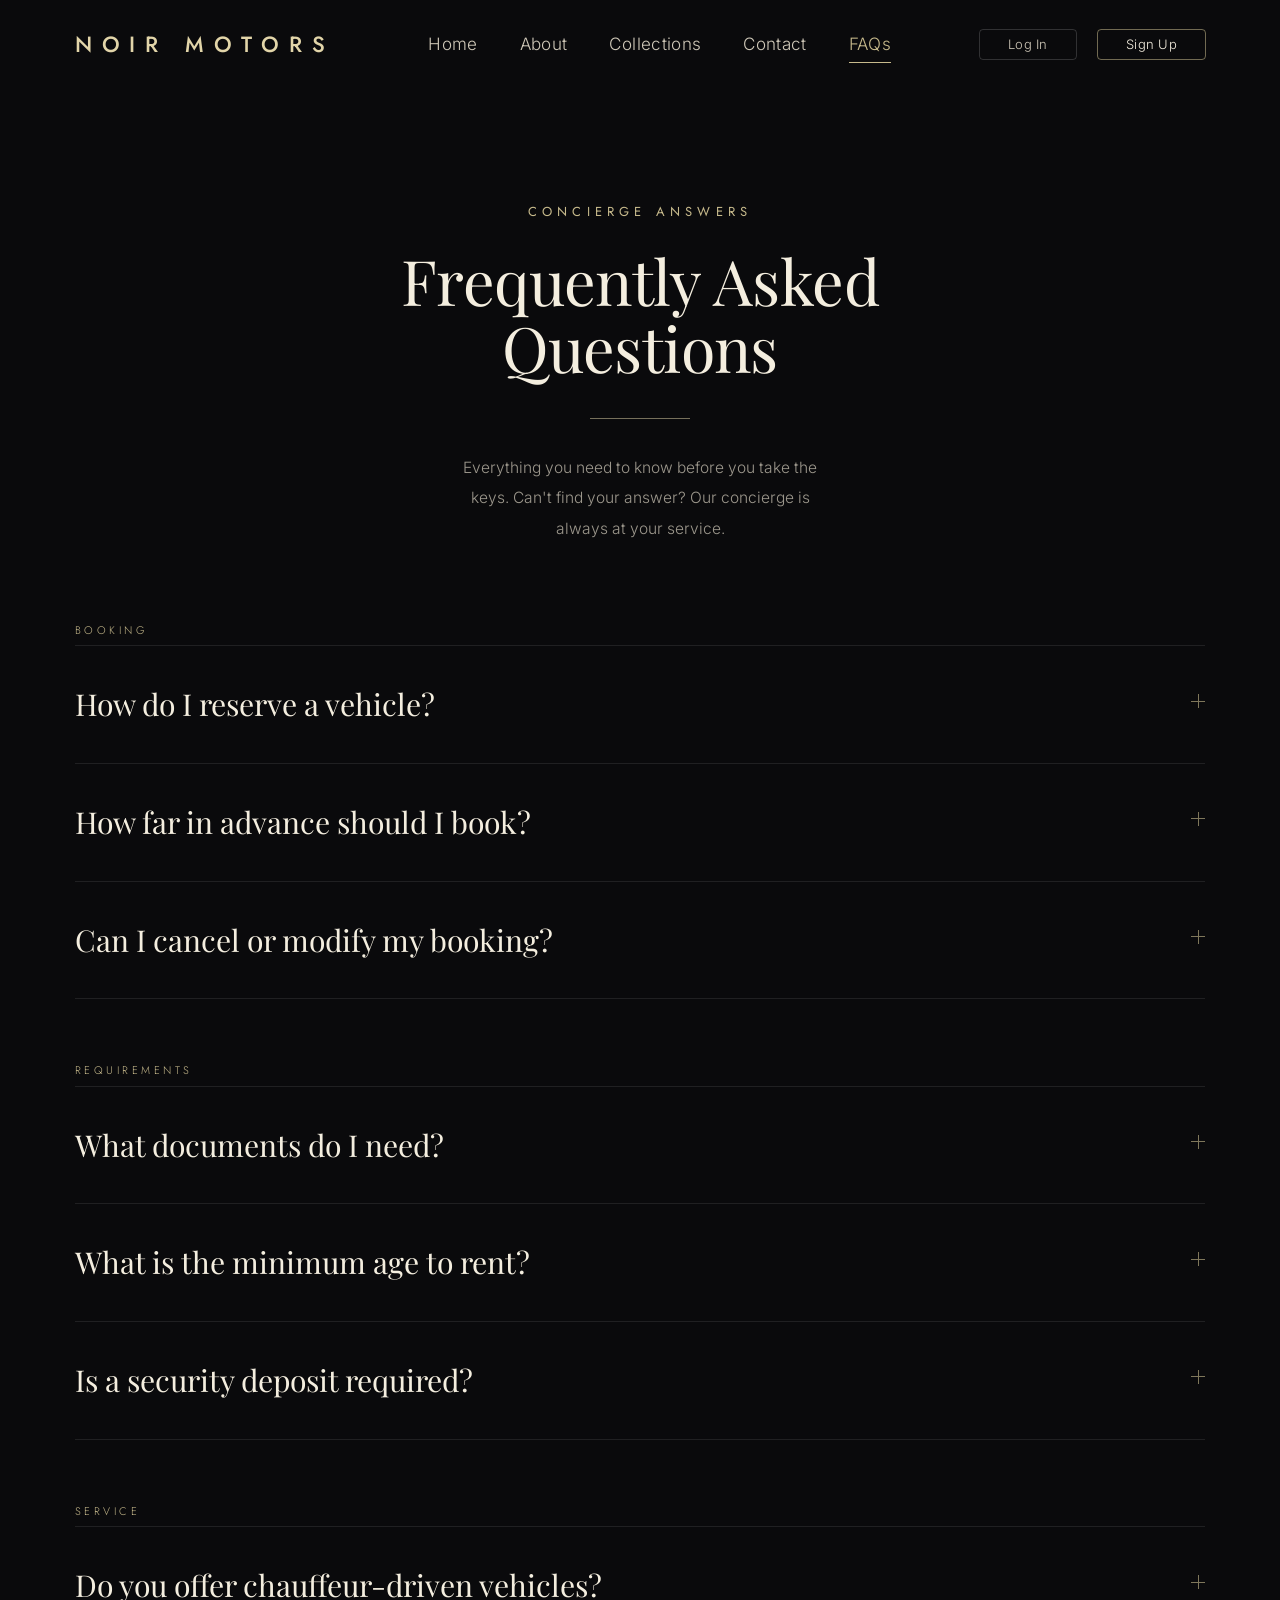
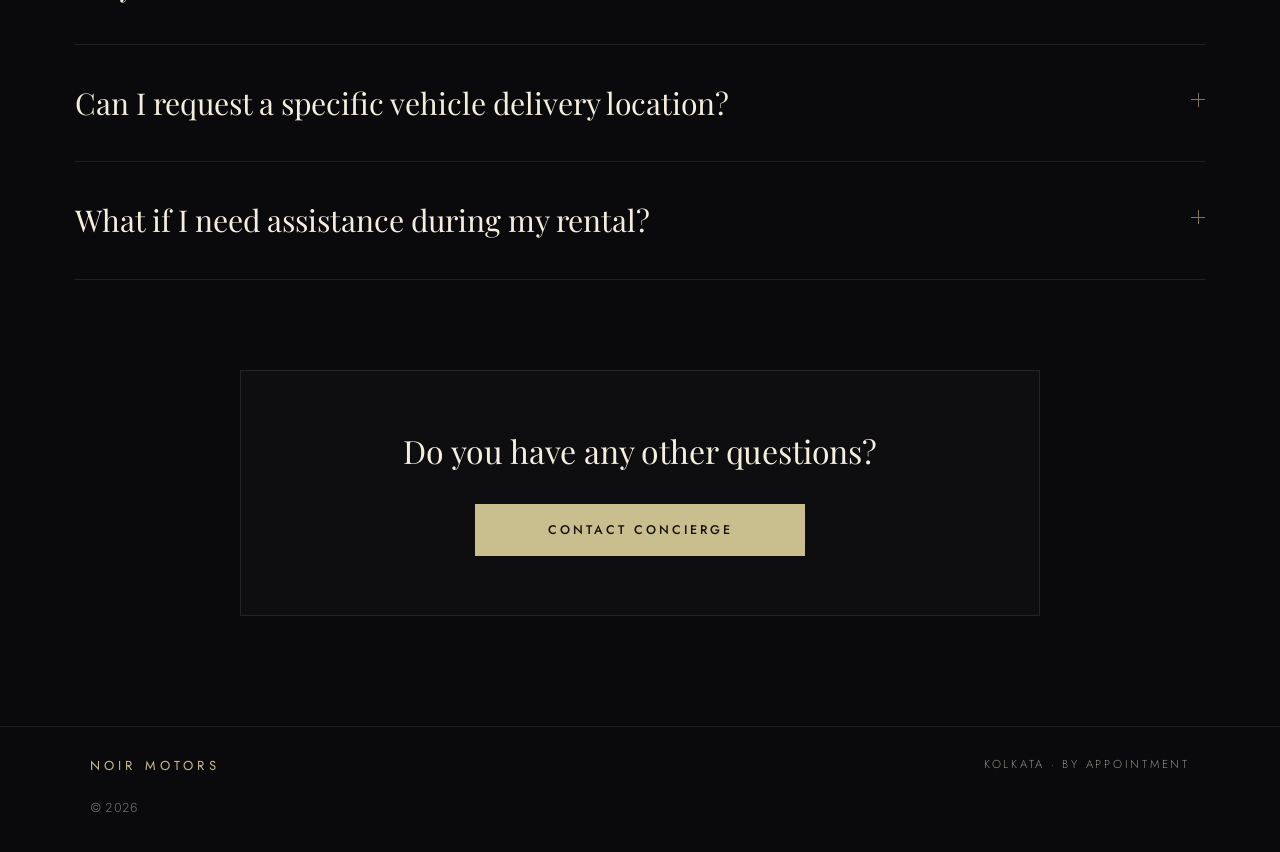
<file: faq.html>
<!DOCTYPE html>
<html lang="en">
<head>
<meta charset="utf-8">
<meta name="viewport" content="width=device-width, initial-scale=1">
<meta name="theme-color" content="#0a0a0c">
<title>FAQs — NOIR MOTORS</title>
<meta name="description" content="Everything you need to know before you take the keys. Booking, documents, age requirements and deposits at Noir Motors.">
<link rel="stylesheet" href="css/fonts.css">
<link rel="stylesheet" href="css/styles.css">
</head>
<body>

<a class="skip-link" href="#main">Skip to content</a>

<header class="site-header" id="siteHeader">
  <div class="container site-header__inner">
    <a class="logo" href="index.html">Noir Motors</a>

    <nav class="nav" id="primaryNav" aria-label="Primary">
      <a href="index.html">Home</a>
      <a href="about.html">About</a>
      <a href="collections.html">Collections</a>
      <a href="contact.html">Contact</a>
      <a href="faq.html" class="is-active" aria-current="page">FAQs</a>
      <div class="nav__auth js-auth-area"></div>
    </nav>

    <div class="header-actions js-auth-area"></div>

    <button class="nav-toggle" id="navToggle" aria-label="Open menu" aria-expanded="false" aria-controls="primaryNav">
      <span></span><span></span><span></span>
    </button>
  </div>
</header>

<main id="main">

  <section class="page-hero page-hero--center page-hero--faq">
    <div class="container">
      <span class="eyebrow" data-reveal>Concierge Answers</span>
      <h1 data-reveal style="--reveal-delay:80ms">Frequently Asked<br>Questions</h1>
      <hr class="rule rule--short" data-reveal style="--reveal-delay:140ms">
      <p class="lede" data-reveal style="--reveal-delay:180ms">Everything you need to know before you take the keys. Can't find your answer? Our concierge is always at your service.</p>
    </div>
  </section>

  <section class="container">
    <div class="faq-list" data-reveal>

      <div class="faq-group">
        <p class="faq-group__title">Booking</p>

        <div class="faq-item">
          <button class="faq-q" aria-expanded="false">
            <span>How do I reserve a vehicle?</span>
            <span class="faq-icon" aria-hidden="true"></span>
          </button>
          <div class="faq-a"><div>
            <p>Choose a car from the collection and send an enquiry, or call the concierge desk directly. We confirm availability within the hour, hold the vehicle for 24 hours, and take payment only once your dates are locked in. The car is then prepared, detailed and delivered to the address you choose.</p>
          </div></div>
        </div>

        <div class="faq-item">
          <button class="faq-q" aria-expanded="false">
            <span>How far in advance should I book?</span>
            <span class="faq-icon" aria-hidden="true"></span>
          </button>
          <div class="faq-a"><div>
            <p>For weekends, weddings and event dates we recommend three to four weeks. Weekday bookings can often be arranged within 24 hours, subject to the vehicle being in the collection. If a specific model matters to you, tell us early and we will hold it.</p>
          </div></div>
        </div>

        <div class="faq-item">
          <button class="faq-q" aria-expanded="false">
            <span>Can I cancel or modify my booking?</span>
            <span class="faq-icon" aria-hidden="true"></span>
          </button>
          <div class="faq-a"><div>
            <p>Yes. Cancel or move your dates free of charge up to 72 hours before pick-up. Inside 72 hours we retain one day's rental; inside 24 hours, 50% of the booking. Modifications are always subject to availability.</p>
          </div></div>
        </div>
      </div>

      <div class="faq-group">
        <p class="faq-group__title">Requirements</p>

        <div class="faq-item">
          <button class="faq-q" aria-expanded="false">
            <span>What documents do I need?</span>
            <span class="faq-icon" aria-hidden="true"></span>
          </button>
          <div class="faq-a"><div>
            <p>A valid driving licence held for at least two years, a government-issued photo ID, and a payment card in the primary driver's name. International licence holders should carry their passport alongside their licence.</p>
          </div></div>
        </div>

        <div class="faq-item">
          <button class="faq-q" aria-expanded="false">
            <span>What is the minimum age to rent?</span>
            <span class="faq-icon" aria-hidden="true"></span>
          </button>
          <div class="faq-a"><div>
            <p>25 for saloons, grand tourers and SUVs; 28 for supercars. Drivers between 21 and 24 may be considered for select models with an additional young-driver fee.</p>
          </div></div>
        </div>

        <div class="faq-item">
          <button class="faq-q" aria-expanded="false">
            <span>Is a security deposit required?</span>
            <span class="faq-icon" aria-hidden="true"></span>
          </button>
          <div class="faq-a"><div>
            <p>Yes. A refundable deposit is pre-authorised on your card at handover &mdash; $2,500 for saloons and SUVs, $5,000 for grand tourers and $10,000 for supercars. It is released in full once the vehicle is returned in the condition it left in.</p>
          </div></div>
        </div>
      </div>

      <div class="faq-group">
        <p class="faq-group__title">Service</p>

        <div class="faq-item">
          <button class="faq-q" aria-expanded="false">
            <span>Do you offer chauffeur-driven vehicles?</span>
            <span class="faq-icon" aria-hidden="true"></span>
          </button>
          <div class="faq-a"><div>
            <p>Yes. Every car in the collection can be supplied with a professional chauffeur, billed hourly or by the day. Tell us the occasion and we will match you with a driver who knows the city and the route.</p>
          </div></div>
        </div>

        <div class="faq-item">
          <button class="faq-q" aria-expanded="false">
            <span>Can I request a specific vehicle delivery location?</span>
            <span class="faq-icon" aria-hidden="true"></span>
          </button>
          <div class="faq-a"><div>
            <p>You can. Delivery and collection are complimentary within Kolkata, and we will bring the car to any address in West Bengal. Airport handovers, hotel arrivals and out-of-city deliveries are quoted on request.</p>
          </div></div>
        </div>

        <div class="faq-item">
          <button class="faq-q" aria-expanded="false">
            <span>What if I need assistance during my rental?</span>
            <span class="faq-icon" aria-hidden="true"></span>
          </button>
          <div class="faq-a"><div>
            <p>Call the concierge line at any hour. Every rental includes 24/7 roadside assistance, a replacement vehicle wherever possible, and a direct line to the team that prepared your car.</p>
          </div></div>
        </div>
      </div>

    </div>

    <div class="faq-cta" data-reveal>
      <h2>Do you have any other questions?</h2>
      <a class="btn btn--gold" href="contact.html">Contact Concierge</a>
    </div>
  </section>

</main>

<footer class="site-footer">
  <div class="container">
    <div class="site-footer__top">
      <a class="logo" href="index.html">Noir Motors</a>
      <p class="site-footer__place">Kolkata &middot; By Appointment</p>
    </div>
    <div class="site-footer__bottom">
      <p>&copy; 2026</p>
    </div>
  </div>
</footer>

<script src="js/main.js"></script>
</body>
</html>
</file>
<file: css/fonts.css>
/* Self-hosted variable fonts � no network needed, exact same files Google serves. */
@font-face {
  font-family: 'Playfair Display';
  font-style: normal;
  font-weight: 400 900;
  font-display: swap;
  src: url('../assets/fonts/playfair-display.woff2') format('woff2');
}
@font-face {
  font-family: 'Playfair Display';
  font-style: italic;
  font-weight: 400 900;
  font-display: swap;
  src: url('../assets/fonts/playfair-display-italic.woff2') format('woff2');
}
@font-face {
  font-family: 'Inter';
  font-style: normal;
  font-weight: 100 900;
  font-display: swap;
  src: url('../assets/fonts/inter.woff2') format('woff2');
}
@font-face {
  font-family: 'Jost';
  font-style: normal;
  font-weight: 100 900;
  font-display: swap;
  src: url('../assets/fonts/jost.woff2') format('woff2');
}
</file>
<file: css/styles.css>
/* ==========================================================================
   NOIR MOTORS — stylesheet
   Dark luxury automotive rental. Cream serif display + geometric sans UI.
   ========================================================================== */

/* ---------- tokens ---------- */
:root {
  --bg: #0a0a0c;
  --surface: #121110;
  --surface-2: #171614;

  --line: rgba(255, 255, 255, 0.09);
  --line-soft: rgba(255, 255, 255, 0.055);
  --line-strong: rgba(255, 255, 255, 0.16);

  --gold: #c7ba8c;
  --gold-bright: #e2d5a9;
  --gold-dim: #8f8563;
  --btn-gold: #c9be8e;

  --ink: #f4eedf;
  --ink-dim: #cfc8b8;
  --muted: #948f85;
  --muted-2: #6f6b63;

  --serif: "Playfair Display", "EB Garamond", Georgia, "Times New Roman", serif;
  --sans: "Inter", -apple-system, BlinkMacSystemFont, "Segoe UI", Helvetica, Arial, sans-serif;
  --geo: "Jost", "Montserrat", "Inter", sans-serif;

  --container: 1272px;
  --gutter: clamp(20px, 5.83vw, 84px);

  --ease: cubic-bezier(0.22, 0.61, 0.36, 1);
  --header-h: 92px;
}

/* ---------- reset ---------- */
*,
*::before,
*::after { box-sizing: border-box; }

html { -webkit-text-size-adjust: 100%; }

@media (prefers-reduced-motion: no-preference) {
  html { scroll-behavior: smooth; }
}

body {
  margin: 0;
  background: var(--bg);
  color: var(--ink-dim);
  font-family: var(--sans);
  font-weight: 300;
  font-size: 16px;
  line-height: 1.7;
  -webkit-font-smoothing: antialiased;
  -moz-osx-font-smoothing: grayscale;
  overflow-x: hidden;
}

body.nav-open { overflow: hidden; }

img { max-width: 100%; display: block; }
a { color: inherit; text-decoration: none; }
button { font: inherit; color: inherit; background: none; border: 0; cursor: pointer; }
input, select, textarea { font: inherit; color: inherit; }

h1, h2, h3, h4 {
  font-family: var(--serif);
  font-weight: 400;
  color: var(--ink);
  margin: 0;
  letter-spacing: -0.005em;
  line-height: 1.1;
}

p { margin: 0; }
ul { margin: 0; padding: 0; list-style: none; }
figure { margin: 0; }

::selection { background: var(--gold); color: #12100c; }

:focus-visible {
  outline: 1px solid var(--gold);
  outline-offset: 3px;
}

/* ---------- layout ---------- */
.container {
  width: 100%;
  max-width: calc(var(--container) + var(--gutter) * 2);
  margin-inline: auto;
  padding-inline: var(--gutter);
}

.skip-link {
  position: absolute;
  left: -9999px;
  top: 0;
  z-index: 999;
  background: var(--btn-gold);
  color: #12100c;
  padding: 10px 18px;
  font-size: 13px;
}
.skip-link:focus { left: 12px; top: 12px; }

/* ---------- typographic helpers ---------- */
.eyebrow {
  font-family: var(--geo);
  font-size: 13px;
  font-weight: 400;
  letter-spacing: 0.42em;
  text-transform: uppercase;
  color: var(--gold);
  display: block;
  line-height: 1.4;
}

.rule {
  width: 137px;
  height: 1px;
  background: rgba(226, 213, 169, 0.5);
  border: 0;
  margin: 0;
}
.rule--short { width: 100px; }

.lede {
  font-size: 16px;
  line-height: 1.75;
  color: #a9a499;
  max-width: 34em;
}

.italic-gold {
  font-style: italic;
  color: var(--gold-bright);
}

/* ---------- buttons ---------- */
.btn {
  --btn-h: 44px;
  position: relative;
  display: inline-flex;
  align-items: center;
  justify-content: center;
  gap: 10px;
  height: var(--btn-h);
  padding: 0 30px;
  border: 1px solid var(--line-strong);
  border-radius: 5px;
  background: transparent;
  cursor: pointer;
  font-family: var(--geo);
  font-size: 12px;
  font-weight: 500;
  letter-spacing: 0.2em;
  text-transform: uppercase;
  line-height: 1.45;
  color: var(--ink);
  text-align: center;
  transition: background-color 0.35s var(--ease),
              border-color 0.35s var(--ease),
              color 0.35s var(--ease),
              transform 0.35s var(--ease);
  will-change: transform;
}

.btn:hover {
  border-color: rgba(226, 213, 169, 0.55);
  background: rgba(226, 213, 169, 0.06);
}

.btn:active { transform: translateY(1px); }

.btn--gold {
  background: var(--btn-gold);
  border-color: var(--btn-gold);
  color: #14120d;
}
.btn--gold:hover {
  background: #d8cc9d;
  border-color: #d8cc9d;
  color: #14120d;
}

.btn--lg {
  --btn-h: 56px;
  min-width: 194px;
  padding: 0 20px;
  font-size: 12.5px;
  letter-spacing: 0.22em;
}

.btn--sm {
  --btn-h: 31px;
  padding: 0 28px;
  font-size: 13px;
  letter-spacing: 0.02em;
  text-transform: none;
  font-family: var(--sans);
  font-weight: 300;
  color: var(--ink-dim);
  border-radius: 4px;
}
.btn--sm:hover { color: var(--ink); }

.btn--sm.btn--gold-line {
  border-color: rgba(199, 186, 140, 0.55);
  color: var(--ink);
}
.btn--sm.btn--gold-line:hover {
  border-color: var(--gold);
  background: rgba(199, 186, 140, 0.08);
  color: var(--gold-bright);
}

.btn--outline-gold {
  border-color: rgba(199, 186, 140, 0.45);
  color: var(--gold);
  background: transparent;
  font-size: 11px;
  letter-spacing: 0.18em;
  height: 30px;
  padding: 0 20px;
  border-radius: 3px;
}
.btn--outline-gold:hover {
  background: var(--btn-gold);
  border-color: var(--btn-gold);
  color: #14120d;
}

/* left-to-right colour fill on hover */
.btn--wipe {
  --wipe: var(--btn-gold);
  --wipe-ink: #14120d;
  background-image: linear-gradient(to right, var(--wipe), var(--wipe));
  background-repeat: no-repeat;
  background-position: left center;
  background-size: 0% 100%;
  transition: background-size 0.55s var(--ease),
              border-color 0.35s var(--ease),
              color 0.18s var(--ease) 0.16s,
              transform 0.35s var(--ease);
}
.btn--wipe:hover {
  background-color: transparent;
  background-image: linear-gradient(to right, var(--wipe), var(--wipe));
  background-size: 100% 100%;
  border-color: var(--wipe);
  color: var(--wipe-ink);
}

.btn--gold.btn--wipe { --wipe: var(--gold-bright); }

.btn--block { width: 100%; }

/* ==========================================================================
   HEADER
   ========================================================================== */
.site-header {
  position: sticky;
  top: 0;
  z-index: 60;
  padding: 26px 0;
  background: transparent;
  transition: background-color 0.4s var(--ease), border-color 0.4s var(--ease),
              backdrop-filter 0.4s var(--ease);
  border-bottom: 1px solid transparent;
}

.site-header.is-scrolled {
  background: rgba(10, 10, 12, 0.82);
  backdrop-filter: blur(14px) saturate(120%);
  -webkit-backdrop-filter: blur(14px) saturate(120%);
  border-bottom-color: var(--line-soft);
}

.site-header__inner {
  display: flex;
  align-items: center;
  gap: 24px;
}

.logo {
  font-family: var(--geo);
  font-size: 22px;
  font-weight: 500;
  letter-spacing: 0.45em;
  color: var(--gold-bright);
  text-transform: uppercase;
  white-space: nowrap;
  line-height: 1;
  transition: color 0.3s var(--ease);
}
.logo:hover { color: #f3e8c8; }

.nav {
  display: flex;
  align-items: center;
  gap: 42px;
  margin-left: auto;
  margin-right: 64px;
}

.nav a {
  position: relative;
  font-size: 17px;
  font-weight: 300;
  color: var(--ink-dim);
  letter-spacing: 0.02em;
  padding: 4px 0;
  transition: color 0.3s var(--ease);
}
.nav a::after {
  content: "";
  position: absolute;
  left: 0;
  bottom: 0;
  width: 100%;
  height: 1px;
  background: var(--gold);
  transform: scaleX(0);
  transform-origin: left;
  transition: transform 0.4s var(--ease);
}
.nav a:hover { color: var(--ink); }
.nav a:hover::after { transform: scaleX(1); }

.nav a.is-active { color: var(--gold); }
.nav a.is-active::after { transform: scaleX(1); }

.header-actions {
  display: flex;
  align-items: center;
  gap: 20px;
}

/* mobile menu button */
.nav-toggle {
  display: none;
  width: 40px;
  height: 40px;
  margin-left: auto;
  position: relative;
  z-index: 70;
}
.nav-toggle span {
  display: block;
  position: absolute;
  left: 8px;
  width: 24px;
  height: 1px;
  background: var(--ink);
  transition: transform 0.35s var(--ease), opacity 0.2s linear;
}
.nav-toggle span:nth-child(1) { top: 15px; }
.nav-toggle span:nth-child(2) { top: 21px; }
.nav-toggle span:nth-child(3) { top: 27px; }

body.nav-open .nav-toggle span:nth-child(1) { transform: translateY(6px) rotate(45deg); }
body.nav-open .nav-toggle span:nth-child(2) { opacity: 0; }
body.nav-open .nav-toggle span:nth-child(3) { transform: translateY(-6px) rotate(-45deg); }

/* ==========================================================================
   HERO (home)
   ========================================================================== */
.hero {
  position: relative;
  padding: 104px 0 0;
  isolation: isolate;
  overflow-x: clip;
}

.hero__visual {
  position: absolute;
  top: 160px;
  right: 0;
  width: min(61.25%, 882px);
  z-index: -1;
  pointer-events: none;
  transform: translate3d(0, var(--py, 0px), 0);
  will-change: transform;
}

.hero__visual img {
  width: 100%;
  height: auto;
  animation: hero-car-in 1.5s cubic-bezier(0.16, 0.84, 0.3, 1) both;
  -webkit-mask-image:
    linear-gradient(to right, transparent 0%, #000 17%),
    linear-gradient(to bottom, transparent 0%, #000 10%, #000 84%, transparent 100%);
  mask-image:
    linear-gradient(to right, transparent 0%, #000 17%),
    linear-gradient(to bottom, transparent 0%, #000 10%, #000 84%, transparent 100%);
  -webkit-mask-composite: source-in;
  mask-composite: intersect;
}

@keyframes hero-car-in {
  from { opacity: 0; transform: translate3d(96px, 0, 0); }
  to   { opacity: 1; transform: translate3d(0, 0, 0); }
}

.hero__copy {
  max-width: 620px;
  padding-top: 0;
}

.hero h1 {
  font-size: clamp(42px, 4.9vw, 70px);
  line-height: 1.06;
  letter-spacing: -0.012em;
}
.hero h1 em {
  display: block;
  font-style: italic;
  color: var(--gold-bright);
}

.hero__lede {
  margin-top: 34px;
  font-size: clamp(19px, 1.7vw, 24px);
  line-height: 1.35;
  color: var(--ink-dim);
  font-weight: 300;
  letter-spacing: 0.005em;
}

.hero__actions {
  margin-top: 76px;
  display: flex;
  flex-wrap: wrap;
  gap: 28px;
}

/* ---------- feature strip ---------- */
.features {
  margin-top: clamp(64px, 9.5vw, 148px);
  border-top: 1px solid var(--line);
  padding-top: 22px;
  padding-left: 67px;
  display: grid;
  grid-template-columns: repeat(3, minmax(0, 1fr));
  gap: clamp(24px, 3.4vw, 48px);
}

.feature h3 {
  font-family: var(--geo);
  font-size: 11.5px;
  font-weight: 500;
  letter-spacing: 0.16em;
  text-transform: uppercase;
  color: var(--gold);
  line-height: 1.6;
}

.feature p {
  margin-top: 13px;
  font-size: 15px;
  line-height: 1.68;
  color: #a5a094;
  max-width: 21em;
}

/* ==========================================================================
   PAGE HERO (inner pages)
   ========================================================================== */
.page-hero { padding: clamp(30px, 3.9vw, 56px) 0 0; }

.page-hero h1 {
  font-size: clamp(36px, 4.6vw, 66px);
  line-height: 1.08;
  letter-spacing: -0.01em;
}
.page-hero h1 em {
  font-style: italic;
  color: var(--gold-bright);
}

.page-hero .eyebrow { margin-bottom: 26px; }

.page-hero .rule { margin-top: 34px; }

.page-hero .lede { margin-top: 34px; }

.page-hero--center { text-align: center; }
.page-hero--center.page-hero--center { padding-top: clamp(48px, 8.8vw, 127px); }
.page-hero--center .eyebrow { letter-spacing: 0.4em; }
.page-hero--center h1 { font-size: clamp(34px, 4.9vw, 70px); }
.page-hero--statement h1 { font-size: clamp(42px, 5.85vw, 84px); line-height: 0.96; }
.page-hero--faq h1 { font-size: clamp(34px, 4.9vw, 70px); }
.page-hero--center .rule { margin-inline: auto; margin-top: 36px; width: 100px; }
.page-hero--center .lede {
  margin: 34px auto 0;
  max-width: 24em;
  text-align: center;
  font-size: 15.5px;
  line-height: 1.95;
  color: #9d988d;
}

/* ==========================================================================
   ABOUT
   ========================================================================== */
.story {
  margin-top: clamp(56px, 10vw, 148px);
  display: grid;
  grid-template-columns: minmax(0, 700px) minmax(0, 1fr);
  gap: clamp(32px, 5vw, 76px);
  align-items: start;
}

.story__media {
  position: relative;
  overflow: hidden;
  border: 1px solid var(--line);
  background: var(--surface);
}
.story__media img {
  width: 100%;
  height: 100%;
  object-fit: cover;
  transition: transform 1.2s var(--ease);
}
.story__media:hover img { transform: scale(1.03); }

.story__body .eyebrow { margin-bottom: 22px; }

.story h2 {
  font-size: clamp(28px, 3.35vw, 48px);
  line-height: 1.18;
}
.story h2 em { font-style: italic; color: var(--gold-bright); }

.story__text {
  margin-top: 28px;
  display: grid;
  gap: 18px;
  font-size: 15px;
  line-height: 1.85;
  color: #a5a094;
  max-width: 34em;
}

/* ---------- stats band ---------- */
.stats {
  margin-top: clamp(56px, 7vw, 96px);
  border-top: 1px solid var(--line);
  border-bottom: 1px solid var(--line);
  display: grid;
  grid-template-columns: repeat(4, minmax(0, 1fr));
}

.stat {
  padding: 34px 12px 30px;
  text-align: center;
  border-left: 1px solid var(--line);
}
.stat:first-child { border-left: 0; }

.stat__num {
  font-family: var(--serif);
  font-size: clamp(28px, 2.8vw, 40px);
  line-height: 1;
  color: var(--gold-bright);
  letter-spacing: 0.01em;
}

.stat__label {
  margin-top: 14px;
  font-family: var(--geo);
  font-size: 10px;
  letter-spacing: 0.3em;
  text-transform: uppercase;
  color: var(--muted);
}

/* ---------- CTA band ---------- */
.cta {
  padding: clamp(64px, 8vw, 104px) 0 0;
  text-align: center;
}
.cta h2 {
  font-size: clamp(34px, 4.2vw, 58px);
  line-height: 1.12;
}
.cta h2 em { font-style: italic; color: var(--gold-bright); }
.cta .btn { margin-top: clamp(30px, 3.5vw, 46px); }

/* ==========================================================================
   COLLECTIONS
   ========================================================================== */
.filters {
  margin-top: 40px;
  display: flex;
  flex-wrap: wrap;
  gap: 18px 46px;
  padding-bottom: 30px;
}

.filter {
  font-family: var(--geo);
  font-size: 12px;
  letter-spacing: 0.16em;
  text-transform: uppercase;
  color: var(--muted);
  padding: 2px 0 6px;
  position: relative;
  transition: color 0.3s var(--ease);
}
.filter::after {
  content: "";
  position: absolute;
  left: 0;
  bottom: 0;
  height: 1px;
  width: 100%;
  background: var(--gold);
  transform: scaleX(0);
  transform-origin: left;
  transition: transform 0.35s var(--ease);
}
.filter:hover { color: var(--ink-dim); }
.filter.is-active { color: var(--gold-bright); }
.filter.is-active::after { transform: scaleX(1); }

.filters-band { border-bottom: 1px solid var(--line); }

.cars {
  margin-top: 74px;
  display: flex;
  flex-direction: column;
  align-items: center;
  gap: 32px;
}

.car-card {
  width: min(100%, 604px);
  background: var(--surface);
  border: 1px solid var(--line);
  transition: border-color 0.45s var(--ease), transform 0.45s var(--ease),
              background-color 0.45s var(--ease);
}
.car-card:hover {
  border-color: rgba(226, 213, 169, 0.28);
  transform: translateY(-2px);
}
.car-card.is-hidden { display: none; }

.car-card__media {
  position: relative;
  overflow: hidden;
  border-bottom: 1px solid var(--line);
  background: #121110;
  aspect-ratio: 604 / 328;
}
.car-card__media img {
  width: 100%;
  height: 100%;
  object-fit: cover;
  transition: transform 0.9s var(--ease);
}
.car-card:hover .car-card__media img { transform: scale(1.035); }

.car-card__body { padding: 24px 32px 20px; }

.car-card__cat {
  font-family: var(--geo);
  font-size: 10.5px;
  letter-spacing: 0.24em;
  text-transform: uppercase;
  color: var(--gold);
}

.car-card__name {
  margin-top: 8px;
  font-size: clamp(25px, 2.2vw, 30px);
  line-height: 1.15;
}

.car-card__meta {
  margin-top: 12px;
  font-size: 12.5px;
  letter-spacing: 0.01em;
  color: var(--muted);
}

.car-card__rule {
  height: 1px;
  background: var(--line);
  margin: 20px 0 14px;
  border: 0;
}

.car-card__foot {
  display: flex;
  align-items: center;
  justify-content: space-between;
  gap: 16px;
}

.car-card__price {
  font-size: 14.5px;
  color: var(--ink);
  letter-spacing: 0.01em;
}
.car-card__price span { color: var(--muted); font-size: 13.5px; }

/* ---------- booking panel ---------- */
.booking {
  width: min(100%, 604px);
  margin: clamp(64px, 8vw, 118px) auto 0;
  background: var(--surface);
  border: 1px solid var(--line);
  padding: 46px 44px 42px;
}

.booking .field + .field { margin-top: 32px; }

/* ==========================================================================
   FORM CONTROLS
   ========================================================================== */
.field { position: relative; }

.field label {
  display: block;
  font-family: var(--geo);
  font-size: 10.5px;
  letter-spacing: 0.26em;
  text-transform: uppercase;
  color: var(--gold);
  margin-bottom: 12px;
}

.field input,
.field select,
.field textarea {
  width: 100%;
  background: transparent;
  border: 0;
  border-bottom: 1px solid var(--line-strong);
  border-radius: 0;
  padding: 0 0 14px;
  font-size: 15px;
  font-weight: 300;
  letter-spacing: 0.02em;
  color: var(--ink);
  transition: border-color 0.3s var(--ease);
  appearance: none;
  -webkit-appearance: none;
}

.field textarea {
  resize: vertical;
  min-height: 96px;
  line-height: 1.7;
}

.field input::placeholder,
.field textarea::placeholder { color: #6b675f; opacity: 1; }

.field select { color: var(--ink-dim); cursor: pointer; }
.field select option { background: #14130f; color: var(--ink); }

.field input:focus,
.field select:focus,
.field textarea:focus {
  outline: 0;
  border-bottom-color: var(--gold);
}

.field input:focus-visible,
.field select:focus-visible,
.field textarea:focus-visible { outline: 0; }

.field--select::after {
  content: "";
  position: absolute;
  right: 4px;
  bottom: 20px;
  width: 7px;
  height: 7px;
  border-right: 1px solid var(--gold);
  border-bottom: 1px solid var(--gold);
  transform: rotate(45deg) translateY(-2px);
  pointer-events: none;
}

.field--date input { color: #cdc6b6; }
.field--date input::-webkit-calendar-picker-indicator {
  filter: invert(0.75) sepia(0.3);
  opacity: 0.55;
  cursor: pointer;
}

.form-note {
  margin-top: 18px;
  font-size: 12.5px;
  line-height: 1.7;
  color: var(--muted-2);
  min-height: 1.4em;
}
.form-note.is-error { color: #c98b7a; }
.form-note.is-ok { color: var(--gold); }

/* ==========================================================================
   CONTACT
   ========================================================================== */
.contact-body { margin-top: clamp(52px, 6.5vw, 88px); }

.contact-body h2 {
  font-size: clamp(24px, 2.4vw, 33px);
  line-height: 1.2;
}

.detail-list {
  margin-top: 30px;
  max-width: 1140px;
}

.detail {
  padding: 26px 0;
  border-top: 1px solid var(--line);
}
.detail:last-child { border-bottom: 1px solid var(--line); }

.detail dt {
  font-family: var(--geo);
  font-size: 11px;
  letter-spacing: 0.32em;
  text-transform: uppercase;
  color: var(--gold);
}

.detail dd {
  margin: 14px 0 0;
  font-size: 15px;
  line-height: 1.6;
  color: var(--ink);
}
.detail dd a { transition: color 0.3s var(--ease); }
.detail dd a:hover { color: var(--gold-bright); }

.enquiry {
  width: min(100%, 770px);
  margin: clamp(56px, 7vw, 96px) auto 0;
  background: var(--surface);
  border: 1px solid var(--line);
  padding: clamp(32px, 4vw, 52px) clamp(24px, 4vw, 60px);
}

.enquiry h2 {
  font-size: clamp(26px, 2.6vw, 34px);
  margin-bottom: 34px;
}

.enquiry .field + .field { margin-top: 38px; }

.enquiry .field label { color: var(--muted); letter-spacing: 0.22em; }

.enquiry .btn { margin-top: 46px; height: 52px; }

/* ==========================================================================
   FAQ
   ========================================================================== */
.faq-list { margin-top: clamp(52px, 6vw, 84px); max-width: 1140px; }

.faq-group + .faq-group { margin-top: 62px; }

.faq-group__title {
  font-family: var(--geo);
  font-size: 11px;
  letter-spacing: 0.32em;
  text-transform: uppercase;
  color: var(--gold);
  margin-bottom: 6px;
}

.faq-item { border-bottom: 1px solid var(--line); }
.faq-item:first-of-type { border-top: 1px solid var(--line); }

.faq-q {
  width: 100%;
  display: flex;
  align-items: flex-start;
  justify-content: space-between;
  gap: 32px;
  padding: 38px 0;
  text-align: left;
  font-family: var(--serif);
  font-size: clamp(22px, 2.35vw, 34px);
  line-height: 1.35;
  color: var(--ink);
  transition: color 0.3s var(--ease);
}
.faq-q:hover { color: #fff8e6; }

.faq-icon {
  position: relative;
  flex: 0 0 auto;
  width: 14px;
  height: 14px;
  margin-top: 10px;
  opacity: 0.62;
  transition: transform 0.4s var(--ease), opacity 0.3s var(--ease);
}
.faq-icon::before,
.faq-icon::after {
  content: "";
  position: absolute;
  background: var(--gold);
  transition: opacity 0.3s var(--ease), transform 0.4s var(--ease);
}
.faq-icon::before { left: 0; top: 6.5px; width: 14px; height: 1px; }
.faq-icon::after { top: 0; left: 6.5px; width: 1px; height: 14px; }

.faq-q:hover .faq-icon,
.faq-item.is-open .faq-icon { opacity: 1; }

/* open: the vertical stroke becomes the horizontal minus */
.faq-item.is-open .faq-icon { transform: rotate(90deg); }
.faq-item.is-open .faq-icon::before { opacity: 0; }

.faq-a {
  display: grid;
  grid-template-rows: 0fr;
  transition: grid-template-rows 0.45s var(--ease);
}
.faq-a > div { overflow: hidden; }
.faq-item.is-open .faq-a { grid-template-rows: 1fr; }

.faq-a p {
  max-width: 62em;
  padding: 0 60px 30px 0;
  font-size: 15px;
  line-height: 1.85;
  color: #a09b90;
  opacity: 0;
  transition: opacity 0.4s var(--ease);
}
.faq-item.is-open .faq-a p { opacity: 1; transition-delay: 0.06s; }

/* ---------- closing CTA ---------- */
.faq-cta {
  max-width: 800px;
  margin: clamp(56px, 7vw, 96px) auto 0;
  padding: clamp(40px, 4.6vw, 64px) clamp(22px, 4vw, 56px);
  border: 1px solid var(--line);
  background: rgba(255, 255, 255, 0.014);
  text-align: center;
}

.faq-cta h2 {
  font-size: clamp(24px, 2.5vw, 35px);
  font-weight: 400;
  line-height: 1.3;
  color: var(--ink);
}

.faq-cta .btn {
  margin-top: clamp(24px, 2.6vw, 34px);
  min-width: 330px;
  height: 52px;
  padding: 0 34px;
  font-size: 12.5px;
  letter-spacing: 0.24em;
  border-radius: 0;
}

@media (max-width: 560px) {
  .faq-cta .btn { min-width: 0; width: 100%; }
}

/* ==========================================================================
   FOOTER
   ========================================================================== */
.site-footer {
  margin-top: clamp(64px, 8.6vw, 124px);
  border-top: 1px solid var(--line);
  padding: 28px 0 34px;
}

.site-footer .container { max-width: calc(1100px + var(--gutter) * 2); }

.site-footer__top {
  display: flex;
  align-items: center;
  justify-content: space-between;
  gap: 24px;
  flex-wrap: wrap;
}

.site-footer .logo {
  font-size: 13px;
  letter-spacing: 0.32em;
  color: var(--gold);
  font-weight: 400;
}

.site-footer__place {
  font-family: var(--geo);
  font-size: 11.5px;
  letter-spacing: 0.24em;
  text-transform: uppercase;
  color: var(--muted);
}

.site-footer__bottom {
  margin-top: 22px;
  display: flex;
  align-items: center;
  justify-content: space-between;
  gap: 16px;
  flex-wrap: wrap;
  font-size: 12.5px;
  color: var(--muted-2);
  letter-spacing: 0.02em;
}

.site-footer__bottom a:hover { color: var(--gold); }

/* ==========================================================================
   REVEAL ANIMATION
   ========================================================================== */
[data-reveal] {
  opacity: 0;
  transition: opacity 0.78s var(--ease);
  transition-delay: var(--reveal-delay, 0ms);
}
[data-reveal].is-in { opacity: 1; }

@media (prefers-reduced-motion: reduce) {
  *,
  *::before,
  *::after {
    animation-duration: 0.001ms !important;
    animation-iteration-count: 1 !important;
    transition-duration: 0.001ms !important;
  }
  [data-reveal] { opacity: 1; }
}

/* ==========================================================================
   RESPONSIVE
   ========================================================================== */
@media (max-width: 1180px) {
  .nav { gap: 30px; margin-right: 40px; }
  .nav a { font-size: 15px; }
}

@media (max-width: 1024px) {
  .nav {
    position: fixed;
    inset: 0;
    z-index: 60;
    flex-direction: column;
    justify-content: center;
    gap: 6px;
    margin: 0;
    background: rgba(8, 8, 10, 0.97);
    backdrop-filter: blur(10px);
    opacity: 0;
    visibility: hidden;
    transition: opacity 0.4s var(--ease), visibility 0.4s var(--ease);
  }
  .nav a {
    font-family: var(--serif);
    font-size: 30px;
    padding: 10px 0;
  }
  .nav a::after { display: none; }

  body.nav-open .nav { opacity: 1; visibility: visible; }

  .nav-toggle { display: block; }
  .header-actions { display: none; }

  .site-header__inner { gap: 12px; }

  .hero { padding-top: 56px; }
  .hero__visual {
    position: relative;
    top: auto;
    right: auto;
    width: 100%;
    margin-top: 36px;
    z-index: 0;
  }
  .hero__copy { padding-top: 20px; max-width: none; }
  .hero__actions { margin-top: 48px; }
  .hero__visual img {
    -webkit-mask-image: linear-gradient(to bottom, transparent 0%, #000 12%, #000 82%, transparent 100%);
    mask-image: linear-gradient(to bottom, transparent 0%, #000 12%, #000 82%, transparent 100%);
  }

  .story { grid-template-columns: 1fr; }
  .story__media { max-width: 700px; }
}

@media (max-width: 760px) {
  :root { --header-h: 76px; }

  .site-header { padding: 20px 0; }
  .logo { font-size: 15px; letter-spacing: 0.3em; }

  .hero h1 { font-size: clamp(36px, 10.5vw, 48px); }
  .hero__lede { margin-top: 24px; }
  .hero__actions { gap: 14px; }
  .hero__actions .btn { flex: 1 1 100%; min-width: 0; }

  .features {
    grid-template-columns: 1fr;
    gap: 26px;
    margin-top: 56px;
    padding-left: 0;
  }
  .feature p { max-width: none; }

  .page-hero { padding-top: 44px; }

  .stats { grid-template-columns: repeat(2, minmax(0, 1fr)); }
  .stat { padding: 26px 8px 22px; }
  .stat:nth-child(3) { border-left: 0; }
  .stat:nth-child(n + 3) { border-top: 1px solid var(--line); }

  .detail { grid-template-columns: 1fr; gap: 8px; padding: 20px 0; }
  .detail dt { padding-top: 0; }

  .enquiry { padding: 28px 22px; }
  .booking { padding: 28px 22px; }

  .car-card__body { padding: 22px 22px 18px; }
  .car-card__foot { flex-wrap: wrap; }

  .faq-q { padding: 22px 0; gap: 18px; }
  .faq-a p { padding-right: 0; }

  .site-footer__top,
  .site-footer__bottom { flex-direction: column; align-items: flex-start; gap: 14px; }

  .cta { padding-top: 56px; }
}

@media (max-width: 420px) {
  .btn--lg { min-width: 0; width: 100%; }
  .hero__actions { flex-direction: column; }
}

/* ==========================================================================
   AUTH MODAL  (client access � log in / sign up)
   ========================================================================== */
[hidden] { display: none !important; }

body.auth-open { overflow: hidden; }

.auth {
  position: fixed;
  inset: 0;
  z-index: 200;
  display: grid;
  place-items: center;
  padding: 24px;
  opacity: 0;
  visibility: hidden;
  transition: opacity 0.4s var(--ease), visibility 0.4s var(--ease);
}
.auth.is-open { opacity: 1; visibility: visible; }

.auth__scrim {
  position: absolute;
  inset: 0;
  background: rgba(6, 6, 8, 0.84);
  -webkit-backdrop-filter: blur(12px) saturate(0.85);
  backdrop-filter: blur(12px) saturate(0.85);
}

.auth__panel {
  position: relative;
  width: min(100%, 720px);
  max-height: calc(100dvh - 48px);
  overflow-y: auto;
  background: linear-gradient(180deg, #171614 0%, #100f0e 100%);
  border: 1px solid rgba(255, 255, 255, 0.12);
  border-radius: 3px;
  padding: clamp(38px, 5vw, 58px) clamp(24px, 5.2vw, 60px) clamp(30px, 4.2vw, 46px);
  box-shadow: 0 40px 120px rgba(0, 0, 0, 0.72);
  transform: translateY(22px) scale(0.985);
  opacity: 0;
  transition: transform 0.6s var(--ease), opacity 0.45s var(--ease);
}
.auth.is-open .auth__panel { transform: none; opacity: 1; }

/* staggered content entrance */
.auth__panel > * {
  opacity: 0;
  transform: translateY(12px);
  transition: opacity 0.55s var(--ease), transform 0.55s var(--ease);
}
.auth.is-open .auth__panel > * { opacity: 1; transform: none; }
.auth.is-open .auth__panel > *:nth-child(1) { transition-delay: 0.06s; }
.auth.is-open .auth__panel > *:nth-child(2) { transition-delay: 0.11s; }
.auth.is-open .auth__panel > *:nth-child(3) { transition-delay: 0.16s; }
.auth.is-open .auth__panel > *:nth-child(4) { transition-delay: 0.21s; }
.auth.is-open .auth__panel > *:nth-child(5) { transition-delay: 0.26s; }
.auth.is-open .auth__panel > *:nth-child(6) { transition-delay: 0.31s; }
.auth.is-open .auth__panel > *:nth-child(7) { transition-delay: 0.36s; }

.auth__close {
  position: absolute;
  top: 14px;
  right: 14px;
  width: 42px;
  height: 42px;
  display: grid;
  place-items: center;
  background: transparent;
  border: 0;
  color: var(--muted);
  cursor: pointer;
  z-index: 2;
  transition: color 0.3s var(--ease), transform 0.45s var(--ease);
}
.auth__close:hover { color: var(--ink); transform: rotate(90deg); }
.auth__close::before,
.auth__close::after {
  content: "";
  position: absolute;
  width: 17px;
  height: 1px;
  background: currentColor;
}
.auth__close::before { transform: rotate(45deg); }
.auth__close::after { transform: rotate(-45deg); }

.auth.is-open .auth__close:hover { transform: rotate(90deg); }

.auth__title {
  margin: 18px 0 32px;
  font-family: var(--serif);
  font-size: clamp(34px, 4.2vw, 52px);
  font-weight: 400;
  line-height: 1.1;
  letter-spacing: -0.012em;
  color: var(--ink);
}

.auth .field { margin-bottom: 20px; }
.auth .field label {
  margin-bottom: 10px;
  font-size: 10px;
  letter-spacing: 0.24em;
}

.auth .field input {
  height: 58px;
  padding: 0 18px;
  border: 1px solid rgba(255, 255, 255, 0.14);
  border-radius: 2px;
  background: rgba(0, 0, 0, 0.34);
  font-size: 15px;
  transition: border-color 0.3s var(--ease),
              background-color 0.3s var(--ease),
              box-shadow 0.3s var(--ease);
}
.auth .field input:focus {
  border-bottom-color: rgba(199, 186, 140, 0.75);
  border-color: rgba(199, 186, 140, 0.75);
  background: rgba(0, 0, 0, 0.52);
  box-shadow: 0 0 0 3px rgba(199, 186, 140, 0.08);
}

.auth__submit {
  height: 58px;
  margin-top: 10px;
  font-size: 12.5px;
  letter-spacing: 0.24em;
}

.auth__form .form-note {
  min-height: 0;
  margin-top: 14px;
  text-align: center;
}

.auth__switch {
  margin-top: 26px;
  text-align: center;
  font-size: 13px;
  letter-spacing: 0.01em;
  color: var(--muted);
}
.auth__switch button {
  padding: 0 0 1px;
  background: none;
  border: 0;
  border-bottom: 1px solid rgba(199, 186, 140, 0.35);
  color: var(--gold);
  font: inherit;
  cursor: pointer;
  transition: color 0.3s var(--ease), border-color 0.3s var(--ease);
}
.auth__switch button:hover { color: var(--gold-bright); border-color: var(--gold-bright); }

/* signed-in state in the header */
.user-chip {
  display: inline-flex;
  align-items: center;
  gap: 9px;
  font-size: 13px;
  font-weight: 300;
  letter-spacing: 0.02em;
  color: var(--ink-dim);
  max-width: 150px;
  overflow: hidden;
  text-overflow: ellipsis;
  white-space: nowrap;
}
.user-chip::before {
  content: "";
  flex: none;
  width: 6px;
  height: 6px;
  border-radius: 50%;
  background: var(--gold);
  box-shadow: 0 0 10px rgba(199, 186, 140, 0.9);
}

.nav__auth { display: none; }

@media (max-width: 1024px) {
  .nav__auth {
    display: flex;
    gap: 12px;
    margin-top: 34px;
  }
  .nav__auth .btn {
    min-width: 140px;
    height: 46px;
    font-size: 14px;
  }
  .nav__auth .user-chip {
    font-family: var(--serif);
    font-size: 22px;
    max-width: none;
  }
}

@media (max-width: 560px) {
  .auth { padding: 14px; }
  .auth__panel {
    max-height: calc(100dvh - 28px);
    padding: 34px 22px 30px;
  }
  .auth__title { margin: 14px 0 26px; }
  .auth__close { top: 6px; right: 6px; }
  .auth__form .field { margin-bottom: 16px; }
}
</file>
